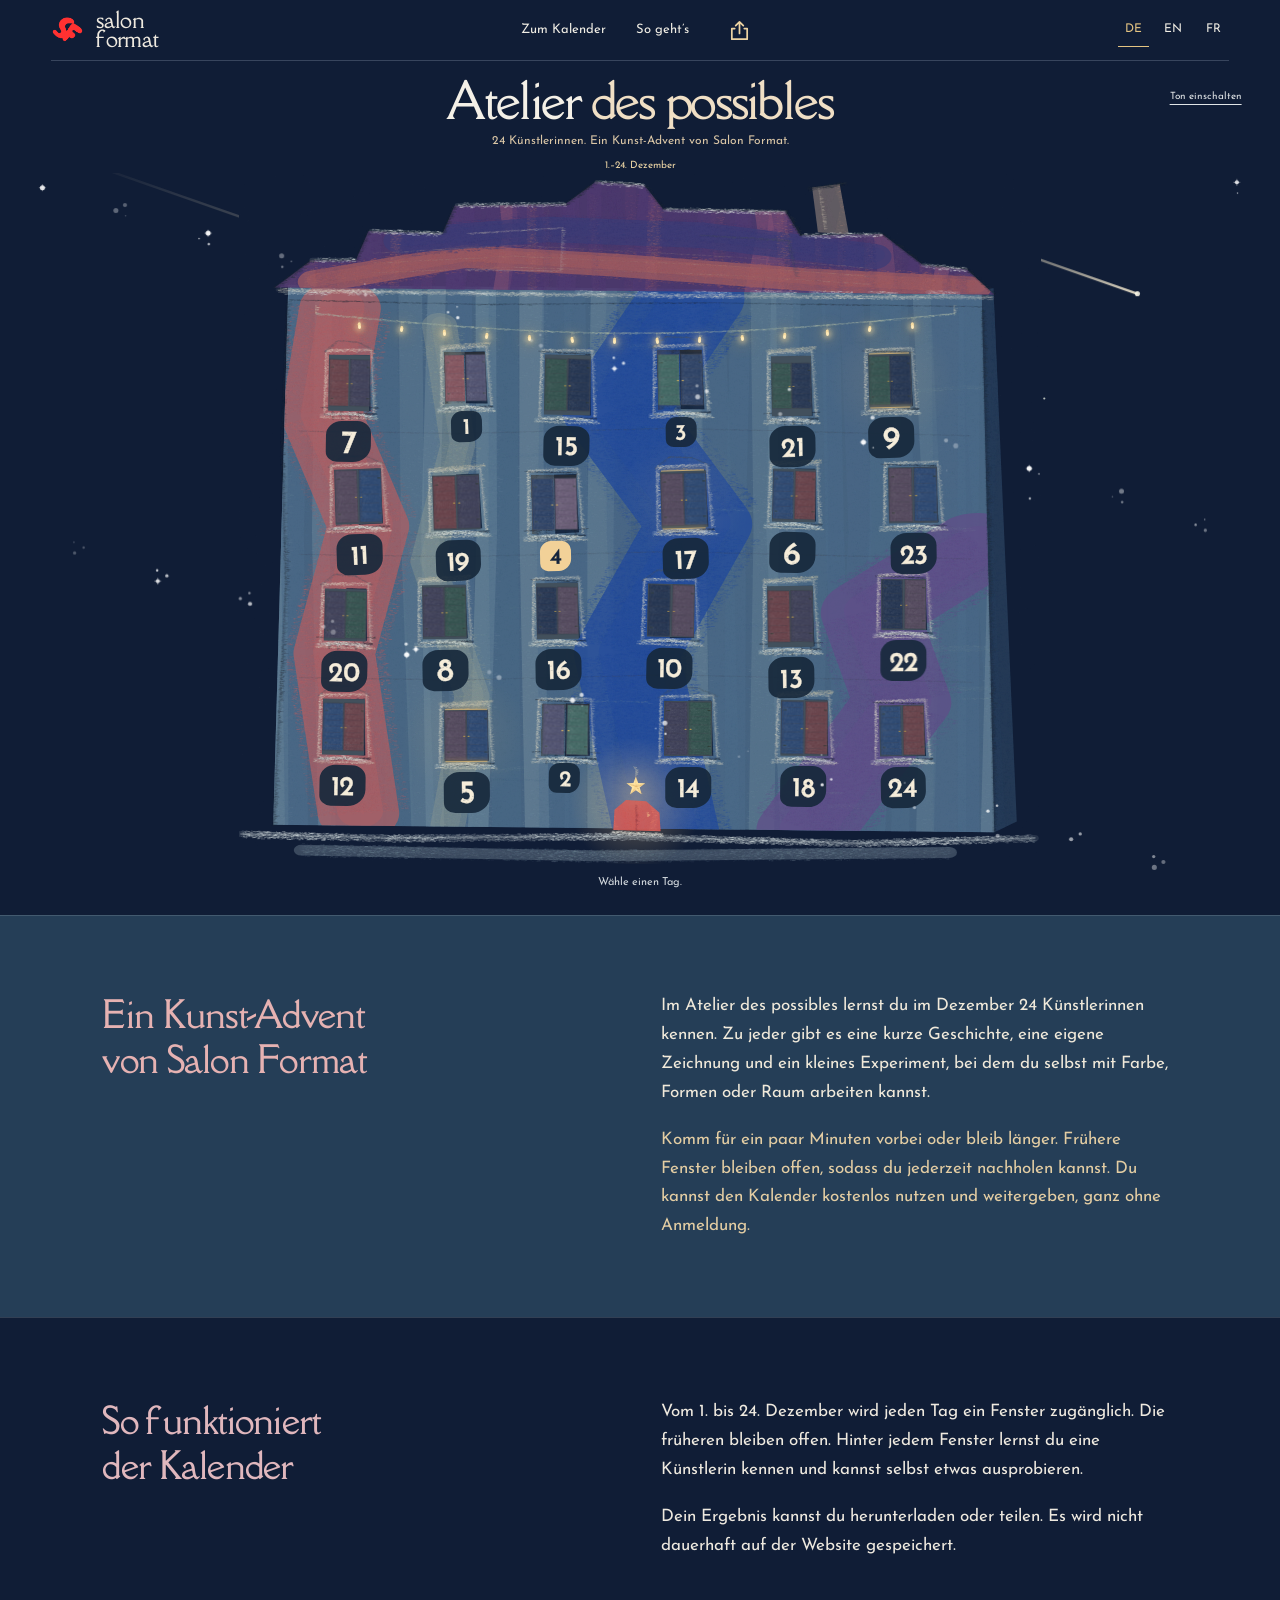
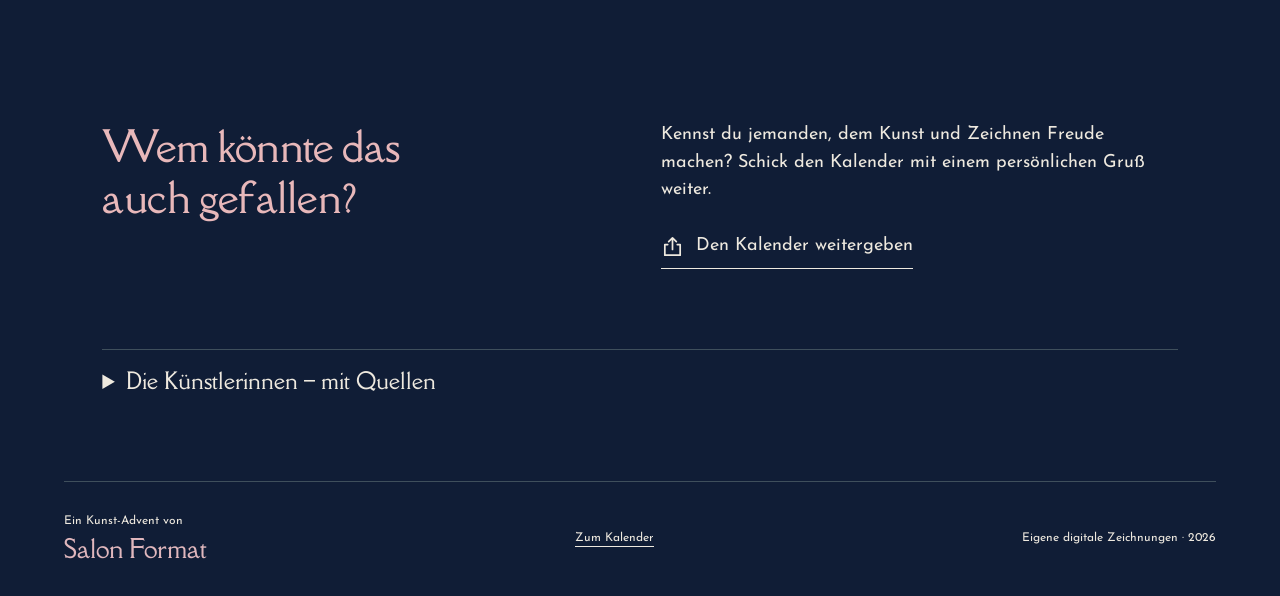
<file: index.html>
<!doctype html>
<html lang="de"><head>
<meta charset="utf-8"><meta name="viewport" content="width=device-width,initial-scale=1">
<title>Atelier des possibles — Salon Format</title>
<meta name="description" content="24 Künstlerinnen, kurze Geschichten und kleine Experimente mit Farbe, Form und Raum. Der kostenlose Kunst-Advent von Salon Format.">
<meta property="og:type" content="website"><meta property="og:title" content="Atelier des possibles — ein Kunst-Advent von Salon Format"><meta property="og:description" content="24 Künstlerinnen, kleine Experimente und ein gezeichnetes Haus. Kostenlos und ohne Anmeldung."><meta property="og:url" content="https://salonformat.github.io/ADVENT-web/"><meta property="og:image" content="https://salonformat.github.io/ADVENT-web/assets/advent-share.png"><meta name="twitter:card" content="summary_large_image">
<meta name="theme-color" content="#101d36">
<link rel="preload" href="assets/della-respira.ttf" as="font" type="font/ttf" crossorigin>
<link rel="preload" href="assets/josefin-sans.ttf" as="font" type="font/ttf" crossorigin>
<link rel="icon" href="assets/salon-mark.png"><link rel="stylesheet" href="style.css?v=40">
<script src="artists.js?v=40" defer></script><script src="content.js?v=40" defer></script><script src="illustrations.js?v=40" defer></script><script src="public-space.js?v=40" defer></script><script src="memory-room.js?v=40" defer></script><script src="exercises.js?v=40" defer></script><script src="atmosphere.js?v=40" defer></script><script src="night-house.js?v=40" defer></script><script src="app.js?v=40" defer></script>
<link rel="stylesheet" href="experience.css?v=40">
</head><body>
<a class="skip" href="#main">Zum Inhalt</a><header class="masthead"></header>
<main id="main"><noscript>Bitte aktiviere JavaScript, um die Türen zu öffnen. / Please enable JavaScript. / Veuillez activer JavaScript.</noscript></main>
<footer></footer><div class="toast" id="toast" role="status" aria-live="polite"></div>
</body></html>
</file>
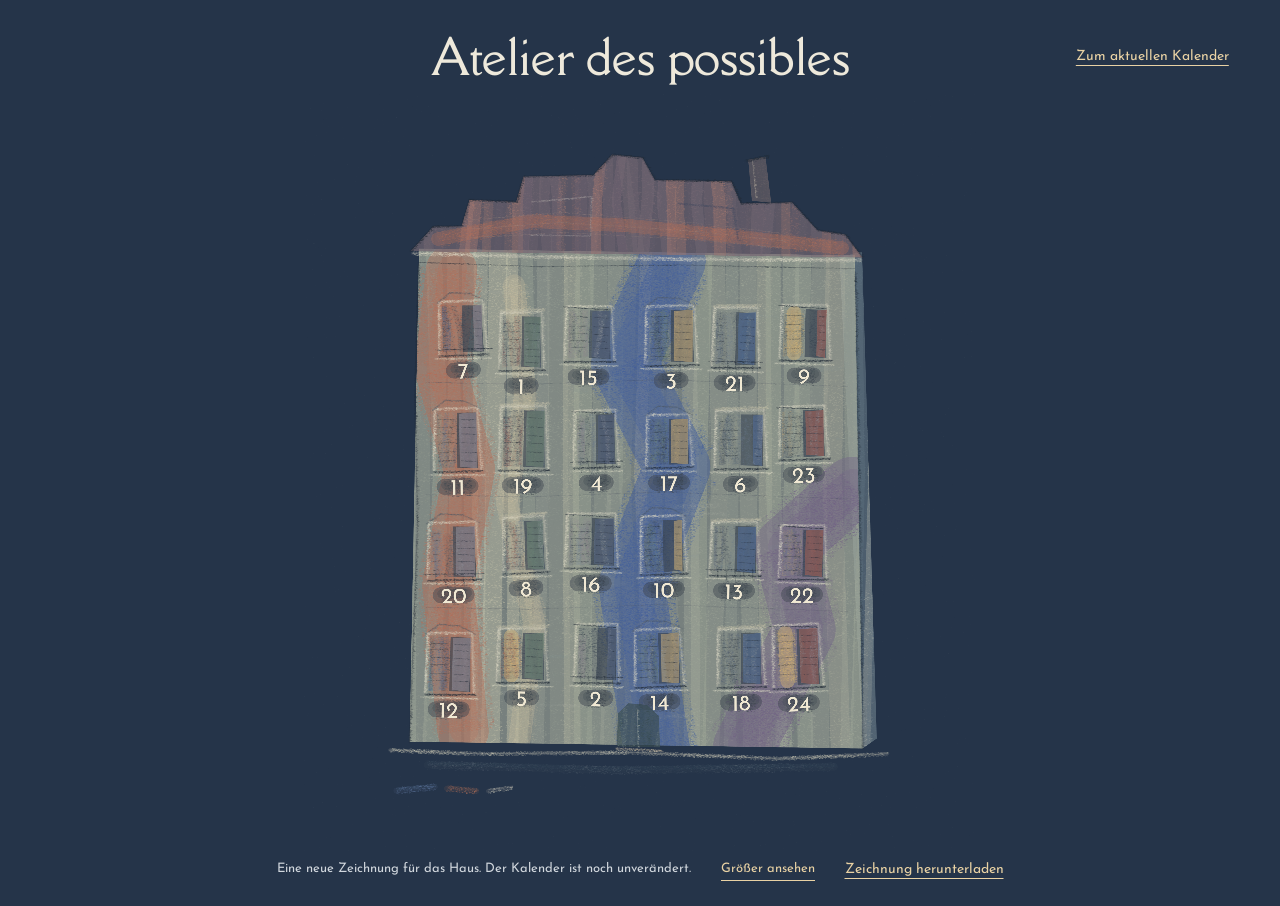
<file: studien/fassade.html>
<!doctype html><html lang="de"><head><meta charset="utf-8"><meta name="viewport" content="width=device-width,initial-scale=1"><title>Fassadenstudie — Atelier des possibles</title><style>
@font-face{font-family:Della;src:url('../assets/della-respira.ttf')}@font-face{font-family:Josefin;src:url('../assets/josefin-sans.ttf')}*{box-sizing:border-box}body{margin:0;background:#253449;color:#eee9db;font-family:Josefin,sans-serif}header{display:flex;justify-content:space-between;align-items:baseline;gap:20px;padding:24px 4vw 8px}h1{font:400 clamp(22px,3vw,33px) Della,serif;margin:0}a{color:#e9d2a4;text-underline-offset:5px;font-size:14px}figure{margin:0 auto;max-width:1100px;text-align:center}canvas{display:block;width:auto;max-width:100%;height:calc(100svh - 112px);min-height:430px;max-height:1200px;margin:auto;object-fit:contain}figcaption{display:flex;justify-content:center;gap:12px 30px;flex-wrap:wrap;padding:8px 20px 25px;font-size:13px;line-height:1.5;color:#d1d7dd}#download[hidden]{display:none}@media(max-width:600px){header{padding-top:20px;align-items:start}header a{max-width:100px;line-height:1.5;text-align:right;font-size:12px}canvas{min-height:0;height:auto;width:100%}figcaption{font-size:12px}}::selection{background:#bb836c;color:#172c42}button{font:inherit;color:#e9d2a4;border:0;border-bottom:1px solid currentColor;background:none;cursor:pointer;padding:0 0 2px}.zoomed canvas{width:100%;height:auto;max-height:none}.zoomed figure{max-width:1180px}button:focus-visible,a:focus-visible{outline:2px solid #e9d2a4;outline-offset:6px}
header{display:grid;grid-template-columns:1fr auto 1fr;align-items:center;padding-top:28px}header::before{content:""}header h1{font-size:clamp(27px,3.8vw,48px);text-align:center;line-height:1.2;color:#eee9db}header>a{justify-self:end;text-align:right;line-height:1.5}canvas{height:calc(100svh - 143px)}@media(max-width:600px){header{display:flex;flex-direction:column;align-items:center;gap:14px;padding:24px 20px 0}header::before{display:none}header>a{max-width:none;font-size:13px;text-align:center}header h1{font-size:clamp(27px,7.5vw,40px)}canvas{height:auto}}
</style></head><body><header><h1>Atelier des possibles</h1><a href="../?lang=de&preview=24">Zum aktuellen Kalender</a></header><main><figure><canvas id="drawing" width="2560" height="2880" role="img" aria-label="Eine unregelmäßig mit kräftigen Kreidestrichen gezeichnete Hausfassade in Ultramarin, Rostrot, Salbei und gebrochenem Weiß, mit 24 nummerierten Fenstern."></canvas><figcaption><span>Eine neue Zeichnung für das Haus. Der Kalender ist noch unverändert.</span><button id="zoom" type="button" aria-pressed="false">Größer ansehen</button><a id="download" hidden download="atelier-fassadenstudie.png">Zeichnung herunterladen</a></figcaption></figure></main><script src="fassade.js?v=4"></script></body></html>
</file>
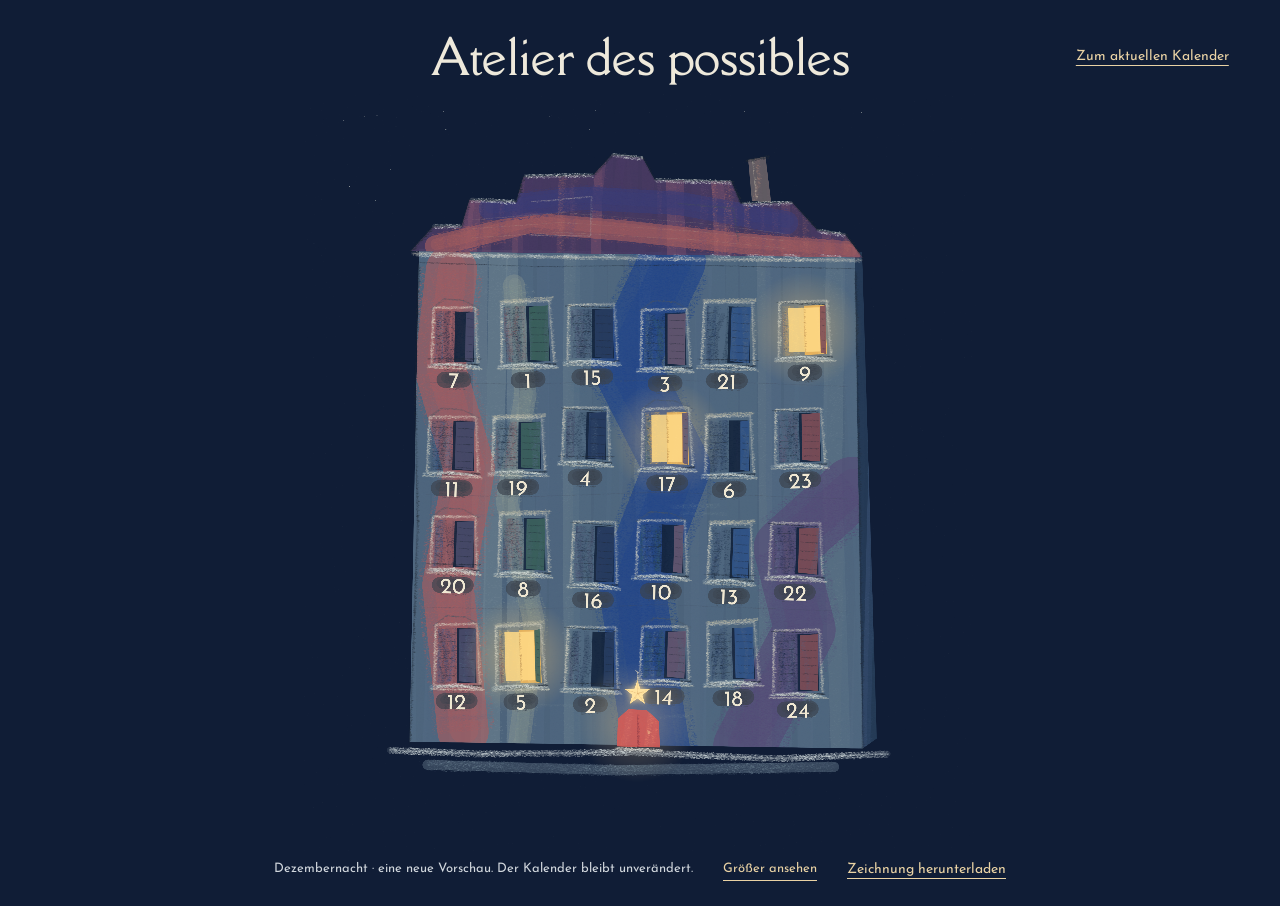
<file: studien/nacht.html>
<!doctype html><html lang="de"><head><meta charset="utf-8"><meta name="viewport" content="width=device-width,initial-scale=1"><title>Dezembernacht — Atelier des possibles</title><style>
@font-face{font-family:Della;src:url('../assets/della-respira.ttf')}@font-face{font-family:Josefin;src:url('../assets/josefin-sans.ttf')}*{box-sizing:border-box}body{margin:0;background:#101d36;color:#eee9db;font-family:Josefin,sans-serif}header{display:flex;justify-content:space-between;align-items:baseline;gap:20px;padding:24px 4vw 8px}h1{font:400 clamp(22px,3vw,33px) Della,serif;margin:0}a{color:#e9d2a4;text-underline-offset:5px;font-size:14px}figure{margin:0 auto;max-width:1100px;text-align:center}canvas{display:block;width:auto;max-width:100%;height:calc(100svh - 112px);min-height:430px;max-height:1200px;margin:auto;object-fit:contain}figcaption{display:flex;justify-content:center;gap:12px 30px;flex-wrap:wrap;padding:8px 20px 25px;font-size:13px;line-height:1.5;color:#d1d7dd}#download[hidden]{display:none}@media(max-width:600px){header{padding-top:20px;align-items:start}header a{max-width:100px;line-height:1.5;text-align:right;font-size:12px}canvas{min-height:0;height:auto;width:100%}figcaption{font-size:12px}}::selection{background:#bb836c;color:#172c42}button{font:inherit;color:#e9d2a4;border:0;border-bottom:1px solid currentColor;background:none;cursor:pointer;padding:0 0 2px}.zoomed canvas{width:100%;height:auto;max-height:none}.zoomed figure{max-width:1180px}button:focus-visible,a:focus-visible{outline:2px solid #e9d2a4;outline-offset:6px}
header{display:grid;grid-template-columns:1fr auto 1fr;align-items:center;padding-top:28px}header::before{content:""}header h1{font-size:clamp(27px,3.8vw,48px);text-align:center;line-height:1.2;color:#eee9db}header>a{justify-self:end;text-align:right;line-height:1.5}canvas{height:calc(100svh - 143px)}@media(max-width:600px){header{display:flex;flex-direction:column;align-items:center;gap:14px;padding:24px 20px 0}header::before{display:none}header>a{max-width:none;font-size:13px;text-align:center}header h1{font-size:clamp(27px,7.5vw,40px)}canvas{height:auto}}
.meteor{position:fixed;top:12%;left:8%;width:160px;height:2px;background:linear-gradient(90deg,transparent,#ffe5ac);opacity:0;pointer-events:none;transform:rotate(25deg);animation:meteor 19s linear infinite;z-index:2;box-shadow:8px 0 7px #ffe4a155}@keyframes meteor{0%,9%{opacity:0;transform:translate(0,0) rotate(25deg)}10%{opacity:.9}15%{opacity:0;transform:translate(55vw,24vw) rotate(25deg)}100%{opacity:0;transform:translate(55vw,24vw) rotate(25deg)}}@media(prefers-reduced-motion:reduce){.meteor{display:none}}
</style></head><body><div class="meteor" aria-hidden="true"></div><header><h1>Atelier des possibles</h1><a href="../?lang=de&preview=24">Zum aktuellen Kalender</a></header><main><figure><canvas id="drawing" width="2560" height="2880" role="img" aria-label="Eine unregelmäßig mit kräftigen Kreidestrichen gezeichnete Hausfassade in tiefem Nachtblau mit warmen Lichtfenstern, einer korallroten Tür, Papierstern und Schnee, mit 24 nummerierten Fenstern."></canvas><figcaption><span>Dezembernacht · eine neue Vorschau. Der Kalender bleibt unverändert.</span><button id="zoom" type="button" aria-pressed="false">Größer ansehen</button><a id="download" hidden download="atelier-fassadenstudie.png">Zeichnung herunterladen</a></figcaption></figure></main><script src="nacht.js?v=3"></script></body></html>
</file>
<file: style.css>
@font-face{font-family:'Della Respira';src:url('assets/della-respira.ttf') format('truetype');font-display:swap;font-weight:400}@font-face{font-family:'Josefin Sans';src:url('assets/josefin-sans.ttf') format('truetype');font-display:swap;font-weight:400}@font-face{font-family:'Josefin Sans';src:url('assets/josefin-sans-semibold.ttf') format('truetype');font-display:swap;font-weight:600}
:root{--pine:#173d38;--snow:#f4f7f3;--ink:#242827;--pink:#efb8bf;--gold:#dfb856;--wine:#a73a49;--blue:#3731d4;--line:#b9cbc2;--display:'Della Respira',Georgia,serif;--sans:'Josefin Sans',sans-serif}*{box-sizing:border-box}html{scroll-behavior:smooth;scroll-padding-top:20px;scrollbar-color:var(--gold) var(--pine)}body{margin:0;background:var(--pine);color:var(--snow);font:400 18px/1.55 var(--sans)}::selection{background:var(--gold);color:var(--ink)}button,input,textarea,select{font:inherit}button,a,input,textarea,select{-webkit-tap-highlight-color:transparent}button{cursor:pointer;color:inherit;background:none;border:0}button:disabled{opacity:.35;cursor:default}a{color:inherit;text-underline-offset:5px}a:hover{text-decoration-thickness:2px}button:focus-visible,a:focus-visible,input:focus-visible,select:focus-visible,textarea:focus-visible{outline:3px solid var(--gold);outline-offset:5px}h1,h2,h3,p,figure{margin:0}h1,h2,h3{font-family:var(--display);font-weight:400}p+p{margin-top:18px}svg{display:block;max-width:100%}svg path{stroke-linecap:round;stroke-linejoin:round}[hidden]{display:none!important}.skip{position:fixed;top:-90px;z-index:9;background:var(--gold);color:var(--ink);padding:12px}.skip:focus{top:0}.masthead{margin:0 5%;padding:24px 0;display:grid;grid-template-columns:1fr auto 1fr;gap:30px;align-items:center;border-bottom:1px solid #adc4b44d}.brand{display:flex;align-items:center;gap:12px;text-decoration:none;width:max-content}.brand img{width:38px;height:40px;object-fit:contain}.brand span{font:24px/.85 var(--display);letter-spacing:-.03em}.masthead nav{display:flex;gap:30px;align-items:center}.masthead nav a{font-size:14px;text-decoration:none}.masthead nav a:hover{text-decoration:underline}.languages{justify-self:end;display:flex;gap:9px;align-items:center}.languages button{font-size:12px;padding:7px 5px;min-width:31px;border-bottom:1px solid transparent}.languages button[aria-pressed=true]{color:var(--gold);border-bottom-color:var(--gold)}.intro{max-width:1400px;margin:auto;padding:48px 7% 35px;display:grid;grid-template-columns:1.25fr 1fr;gap:12%;align-items:end}.intro h1{font-size:clamp(42px,5.5vw,77px);line-height:1.02;letter-spacing:-.035em}.intro h1 em{font-style:normal;color:var(--pink)}.subtitle{font-size:17px;margin-top:22px;color:var(--gold)}.invitation{max-width:400px;font-size:17px}.text-link{display:inline-flex;align-items:center;gap:20px;margin-top:20px;padding:8px 0;border-bottom:1px solid;text-decoration:none;font-size:15px}.text-link svg,.button svg{width:29px;fill:none;stroke:currentColor;stroke-width:1.4;flex-shrink:0}.calendar{max-width:1260px;margin:auto;padding:0 5%}.calendar-meta{display:flex;justify-content:space-between;gap:20px;font-size:13px;color:var(--snow);padding:16px 0 0}.calendar-meta p{color:var(--gold)}.house{padding-top:6px;max-width:1060px;margin:0 auto}.roof{width:100%;height:auto;position:relative;z-index:1;overflow:visible}.house-body{background:#dce7df;color:var(--ink);margin:-9px 1.55% 0;padding:26px 5% 34px;position:relative;border:1.4px solid #242827;border-radius:1px 3px 2px 1px;isolation:isolate}.house-body:before{content:'';position:absolute;inset:7px 6px;border:1px solid #2428278c;pointer-events:none;transform:rotate(.13deg);z-index:-1}.house-name{font:clamp(17px,2.5vw,29px) var(--display);width:fit-content;max-width:100%;text-align:center;margin:0 auto 35px;padding:8px 20px;color:var(--pine);border-top:1px solid var(--pine);border-bottom:1px solid var(--pine);transform:rotate(-.5deg);overflow-wrap:anywhere}.windows{display:grid;grid-template-columns:repeat(6,minmax(0,1fr));gap:30px 23px}.door{display:flex;flex-direction:column;align-items:center;text-decoration:none;min-width:0;transform:rotate(var(--tilt));color:var(--ink);padding:0 0 2px;transition:transform .3s cubic-bezier(.16,1,.3,1)}.door:hover{transform:rotate(0) translateY(-3px)}.door:focus-visible{outline-color:var(--wine);outline-offset:6px}.window-picture{display:block;position:relative;width:100%;aspect-ratio:160/180;isolation:isolate}.window-art{position:absolute;inset:16% 16% 23%;overflow:hidden;background:var(--snow)}.window-art>svg{width:100%;height:100%;object-fit:cover}.window-frame{position:absolute;inset:0;width:100%;height:100%;pointer-events:none}.door-number{display:flex;align-items:center;justify-content:center;min-width:46px;min-height:42px;padding:1px 10px;background:#fff;color:#173d38;font:600 31px/1 var(--sans);font-variant-numeric:lining-nums tabular-nums;border:1px solid var(--pine);border-radius:2px 4px 2px 3px;margin-top:2px;box-shadow:1px 2px 3px #173d3810}.door:hover .door-number{background:var(--gold)}.house-base{height:15px;margin:29px -5% -18px}.house-base>path{vector-effect:non-scaling-stroke}.house-caption{text-align:center;font-size:13px;margin:21px 0 0;color:#c8d8cd}.idea{display:grid;grid-template-columns:1fr 1.2fr;gap:12%;padding:75px 8%;max-width:1400px;margin:auto}.idea h2,.post-section h2,.share-section h2{font-size:clamp(29px,3.2vw,42px);line-height:1.25;letter-spacing:-.02em;max-width:16ch}.idea h2{color:var(--pink)}.idea>div{max-width:560px}.post-section{padding:60px 8%;display:grid;grid-template-columns:1.15fr 1fr;gap:9%;align-items:center;background:#e6ede7;color:var(--pine)}.post-section h2{max-width:20ch;margin-bottom:20px}.post-section p{max-width:510px}.post-section .small{margin-top:17px}.button{display:inline-flex;align-items:center;justify-content:center;gap:20px;padding:14px 20px;min-height:48px;background:var(--gold);color:var(--ink);font-size:15px;line-height:1.3;text-decoration:none;border:1px solid transparent;transition:background .2s}.button:hover{background:var(--pink)}.button.secondary{background:transparent;border-color:var(--pine);color:var(--pine)}.post-section .button{margin-top:25px}.post-drawing{transform:rotate(-5deg);max-width:420px;width:100%;justify-self:center;padding:10px}.share-section{display:grid;grid-template-columns:1fr 1.2fr;gap:12%;padding:70px 8%;max-width:1400px;margin:auto}.share-section h2{color:var(--pink)}.share-section>div{max-width:520px}.directory{margin:0 8% 65px;max-width:1200px}.directory summary{font:24px var(--display);cursor:pointer;padding:15px 0;border-top:1px solid #adc4b44d}.directory details>p{max-width:650px;font-size:15px;margin:20px 0}.directory ol{list-style:none;display:grid;grid-template-columns:repeat(3,minmax(0,1fr));padding:0;gap:10px 30px}.directory li a{display:flex;align-items:baseline;gap:14px;font-size:15px;text-decoration:none;padding:8px 0}.directory li span{color:var(--gold);min-width:22px}.directory li i{font-style:normal;color:var(--pink)}footer{border-top:1px solid #adc4b44d;margin:0 5%;padding:30px 0;display:flex;justify-content:space-between;gap:25px;align-items:center;font-size:12px}footer>div{flex-shrink:0}footer>div a{font:25px var(--display);text-decoration:none;color:var(--pink)}footer .independent{max-width:300px;font-size:12px;color:#ccdad1}.small{font-size:13px;line-height:1.5}.toast{position:absolute;width:1px;height:1px;overflow:hidden;clip-path:inset(50%)}#atelier,.mail-page,.share-page{background:var(--snow);color:var(--ink)}.back{display:inline-block;font-size:14px;padding:7px 0;border-bottom:1px solid;text-decoration:none;margin-bottom:32px;color:var(--pine)}.atelier-top{padding:30px 7% 40px;max-width:1400px;margin:auto}.artist-heading{display:grid;grid-template-columns:minmax(0,1fr) auto;gap:35px;align-items:center}.artist-heading h1{font-size:clamp(35px,4.9vw,65px);line-height:1.18;letter-spacing:-.03em;overflow-wrap:anywhere;max-width:20ch}.artist-date{color:var(--wine);font-size:14px;margin-bottom:14px}.day-mark{font:600 54px/1 var(--sans);color:var(--pine);font-variant-numeric:lining-nums;padding:14px;border:1px solid var(--pine);min-width:86px;min-height:86px;display:flex;align-items:center;justify-content:center}.artist-story{display:grid;grid-template-columns:1fr 1fr;gap:8%;padding:42px 8%;background:#e5ece6}.artist-story article{max-width:580px}.artist-story h2,.experiment h2{font-size:31px;line-height:1.3;margin-bottom:20px}.artist-story article>p{font-size:18px;line-height:1.6}.source-link{display:inline-block;font-size:13px;margin-top:23px;color:var(--pine)}.artist-story article .mak-note{font-size:12px;margin-top:15px;line-height:1.5;max-width:55ch}.artist-figure{align-self:center;min-width:0;max-width:520px}.artist-figure>div{width:100%}.artist-figure svg{display:block;width:100%;height:auto}.artist-figure figcaption{font-size:14px;padding-top:14px;line-height:1.45}.artist-figure figcaption span{display:block;font-size:12px;color:var(--pine);margin-top:6px}.experiment{padding:50px 8% 55px;display:grid;grid-template-columns:.8fr 1.2fr;gap:8%;max-width:1500px;margin:auto}.experiment-copy>p{max-width:460px}.experiment-copy .small{margin-top:26px;color:var(--pine)}.interactive{min-width:0}.exercise-stage{width:100%;position:relative;background:#edf2ef;overflow:hidden}.exercise-stage>svg{width:100%;height:auto}.exercise-stage svg text{pointer-events:none}.rhythm-grid,.stamp-grid{position:absolute;inset:0;display:grid;grid-template-columns:repeat(3,1fr);grid-template-rows:repeat(3,1fr)}.rhythm-grid button,.stamp-grid button{min-height:44px;background:transparent;position:relative}.rhythm-grid button:hover,.stamp-grid button:hover{background:#dfb85620}.rhythm-grid button:focus-visible,.stamp-grid button:focus-visible{outline:2px solid var(--pine);outline-offset:-4px}.stamp-grid button{cursor:crosshair}.exercise-controls{display:flex;flex-wrap:wrap;align-items:start;gap:17px 20px;margin-top:22px}.range-control{display:flex;flex-direction:column;width:100%;gap:6px;font-size:14px;line-height:1.4}.range-control>span{display:flex;justify-content:space-between;gap:10px}.range-control output{font-variant-numeric:tabular-nums}.range-control input{width:100%;accent-color:var(--pine);min-height:30px;margin:0;cursor:pointer}.select-control,.field-control{display:flex;flex-direction:column;gap:7px;flex:1 1 120px;min-width:0;font-size:14px}.select-control select,.field-control input{width:100%;min-height:43px;border:1px solid #9eafa4;background:#fff;color:var(--ink);padding:8px 10px;max-width:100%;border-radius:0;caret-color:var(--pine)}.field-control{flex-basis:100%}.check-control{display:flex;gap:10px;align-items:center;font-size:14px;line-height:1.35;min-height:35px}.check-control input{width:19px;height:19px;accent-color:var(--pine);flex-shrink:0}.swatches{display:flex;gap:13px;flex-wrap:wrap}.swatches button{background:var(--swatch);width:36px;height:36px;border:1px solid var(--ink);border-radius:50%}.swatches button[aria-pressed=true]{outline:2px solid var(--pine);outline-offset:4px}.small-button{font-size:14px;padding:9px 0;border-bottom:1px solid var(--pine);color:var(--pine);min-height:40px}.seams{display:grid;grid-template-columns:repeat(3,1fr);gap:9px 16px;width:100%}.memory-hidden{min-height:250px;aspect-ratio:4/3;display:flex;align-items:center;justify-content:center;background:var(--pine);color:var(--gold);font:80px var(--display)}.memory-question{border:0;padding:0;margin:0;width:100%;display:flex;gap:12px;flex-wrap:wrap}.memory-question legend{padding:15px 0;font-size:16px}.feedback{font-size:14px;color:var(--pine);width:100%;margin-top:10px}.room-controls{display:grid;grid-template-columns:repeat(4,1fr);width:100%;max-width:340px;gap:8px}.room-controls button{min-height:44px;border:1px solid var(--pine);background:#fff}.room-controls button[aria-pressed=true]{background:var(--gold)}.kitchen-order{width:100%}.kitchen-order>div{display:flex;align-items:center;gap:12px;padding:7px 0;border-bottom:1px solid var(--line);font-size:14px}.kitchen-order>div span{flex:1}.kitchen-order button{width:38px;height:35px;border:1px solid var(--line);color:var(--pine);font-size:19px}.story-output{padding:18px 22px;background:#fff;font:23px/1.5 var(--display);overflow-wrap:anywhere}.drawing-board{display:block;width:100%;height:auto;aspect-ratio:4/3;touch-action:none;cursor:crosshair}.line-count{font-variant-numeric:tabular-nums;font-size:14px}.result-actions{display:flex;flex-wrap:wrap;gap:12px;margin-top:28px;align-items:center}.reset-button{font-size:13px;text-decoration:underline;text-underline-offset:5px;min-height:40px;padding:4px 0;color:var(--pine)}.work-status{font-size:14px;line-height:1.5;min-height:22px;margin-top:15px;color:var(--wine)}.share-fallback{padding-top:18px;border-top:1px solid var(--line);font-size:14px}.share-fallback input{display:block;width:100%;padding:10px;background:#fff;border:1px solid var(--line);font-size:13px;margin-top:15px;color:var(--pine)}.atelier-end{margin:0 8%;padding:25px 0 40px;border-top:1px solid var(--line);display:flex;align-items:center;justify-content:space-between;gap:20px;font-size:14px;color:var(--pine)}.mail-page,.share-page{padding:35px 8% 65px;min-height:70vh}.mail-page>h1,.share-page>h1{font-size:clamp(34px,4vw,52px);line-height:1.2;max-width:21ch;margin-bottom:25px}.mail-paper{max-width:640px;margin:35px auto;padding:40px;background:white;border:1px solid var(--line)}.mail-brand{font:25px var(--display);color:var(--pine)}.mail-date{font-size:13px;color:var(--wine);margin-top:23px}.mail-paper h2{font-size:30px;line-height:1.3;margin:20px 0}.mail-art{max-width:280px;margin:25px auto}.mail-art svg{width:100%;height:auto}.mail-paper .button{margin:25px 0}.mail-paper .small{border-top:1px solid var(--line);padding-top:20px;margin-top:25px}.flow-note{max-width:640px;margin:20px auto}.share-form{max-width:680px;margin-top:30px}.share-form label{display:block;margin-bottom:10px}.share-form textarea{display:block;width:100%;min-height:180px;resize:vertical;padding:18px;background:#fff;border:1px solid var(--line);border-radius:0;caret-color:var(--pine);color:var(--ink)}.share-form .button{margin-top:22px}.share-form .small{margin-top:18px}
@media(min-width:1600px){.intro{padding-top:60px}.windows{gap:36px 30px}}
@media(max-width:950px){.masthead{gap:20px}.masthead nav{gap:20px}.intro{gap:8%;padding-left:6%;padding-right:6%}.intro h1{font-size:58px}.windows{gap:22px 16px}.house-body{padding-left:4%;padding-right:4%}.house-name{margin-bottom:26px}.door-number{font-size:29px;min-height:40px;min-width:43px}.artist-story,.experiment{gap:6%;padding-left:6%;padding-right:6%}.artist-story h2,.experiment h2{font-size:28px}.idea,.share-section{gap:8%;padding-left:7%;padding-right:7%}.directory ol{grid-template-columns:repeat(2,minmax(0,1fr))}.artist-heading h1{font-size:47px}}
@media(max-width:650px){body{font-size:17px}.masthead{margin:0 5%;padding:21px 0;grid-template-columns:1fr auto;gap:18px}.masthead nav{grid-column:1/-1;grid-row:2;justify-content:space-between;gap:15px}.masthead nav a{font-size:14px}.languages{grid-column:2;grid-row:1}.brand span{font-size:22px}.brand img{width:32px;height:34px}.intro{padding:34px 6% 22px;grid-template-columns:1fr;gap:23px}.intro h1{font-size:49px;line-height:1.06}.subtitle{font-size:16px;line-height:1.5;margin-top:18px}.invitation{font-size:16px;max-width:100%}.text-link{font-size:14px;margin-top:14px}.calendar{padding:0 3%}.calendar-meta{padding:15px 3% 8px;flex-direction:column;gap:4px;font-size:12px}.house-body{padding:20px 4% 25px;margin-top:-6px}.house-name{font-size:18px;padding:8px 7px;margin-bottom:27px}.windows{grid-template-columns:repeat(4,minmax(0,1fr));gap:23px 14px}.door-number{font-size:29px;min-width:43px;min-height:40px;padding:2px 7px}.window-picture{aspect-ratio:150/180}.house-body:before{inset:5px 4px}.house-caption{font-size:12px;margin:20px 6% 0}.house-base{margin-top:25px}.idea,.share-section,.post-section{grid-template-columns:1fr;padding:43px 7%;gap:26px}.idea h2,.post-section h2,.share-section h2{font-size:31px;max-width:20ch}.post-drawing{width:76%;max-width:300px}.directory{margin:0 7% 45px}.directory summary{font-size:21px;line-height:1.4}.directory ol{grid-template-columns:1fr;gap:2px}.directory li a{font-size:15px}.directory li span{font-size:14px}footer{align-items:start;flex-wrap:wrap;padding:25px 0;font-size:12px;gap:20px}footer .independent{max-width:100%}.atelier-top{padding:25px 7% 30px}.artist-heading{gap:20px;align-items:start}.artist-heading h1{font-size:35px;line-height:1.2}.artist-date{font-size:12px;line-height:1.5;margin-bottom:12px}.day-mark{font-size:30px;min-width:51px;min-height:51px;padding:8px}.back{margin-bottom:28px;font-size:13px}.artist-story{grid-template-columns:1fr;padding:32px 7%;gap:29px}.artist-story h2,.experiment h2{font-size:27px}.artist-story article>p{font-size:17px;line-height:1.6}.artist-figure{max-width:430px;width:100%;justify-self:center}.artist-figure figcaption{font-size:13px}.experiment{grid-template-columns:1fr;padding:35px 7%;gap:28px}.experiment-copy .small{margin-top:18px}.result-actions{gap:12px}.result-actions .button{flex:1 1 130px;font-size:14px;padding:13px 12px;min-height:48px}.reset-button{flex-basis:100%;text-align:left}.seams{gap:6px 12px}.seams .check-control{font-size:13px}.atelier-end{margin:0 7%;font-size:13px;gap:15px}.artist-story :focus-visible,.experiment :focus-visible,.mail-page :focus-visible,.share-page :focus-visible{outline-color:var(--pine)}.mail-page,.share-page{padding:26px 7% 45px}.mail-page>h1,.share-page>h1{font-size:33px}.mail-paper{padding:25px 22px}.mail-paper h2{font-size:27px}.mail-paper p{font-size:16px}.mail-paper .small,.flow-note.small{font-size:12px}.flow-note{font-size:15px}.small{font-size:13px}}
@media(max-width:360px){.windows{gap:20px 8px}.door-number{min-width:39px;font-size:27px}.intro h1{font-size:44px}.house-name{font-size:16px}.artist-heading{gap:12px}.artist-heading h1{font-size:31px}}
@media(prefers-reduced-motion:reduce){html{scroll-behavior:auto}*,*:before,*:after{transition:none!important;animation:none!important}}

.preview-toggle{display:inline-block;font-size:12px;margin-top:12px;color:#e1c87d}.preview-controls{display:flex;flex-wrap:wrap;align-items:center;gap:12px 24px;padding:16px 0;font-size:13px;color:var(--gold)}.preview-controls label{display:flex;align-items:center;gap:12px}.preview-controls select{padding:6px 10px;background:var(--snow);color:var(--pine);border:1px solid var(--gold)}.door.locked:hover{transform:rotate(var(--tilt))}.door.locked .door-number{background:#eaf0e9}.window-light{position:absolute;width:6px;height:6px;bottom:11%;left:48%;background:var(--gold);border:1px solid #72552d;border-radius:50%}.door.available:hover .window-art{box-shadow:0 5px 14px #dfb85670}.door.opened .window-art{background:#f8edc8}.source-details{margin-top:24px;font-size:14px;color:var(--pine)}.source-details summary{cursor:pointer;text-decoration:underline;text-underline-offset:5px}.source-details p{margin-top:14px}.source-details .source-link{margin-top:12px}.why{padding-bottom:15px}.masthead nav{flex-wrap:wrap}.house-name:before,.house-name:after{content:'✧';font-size:.7em;color:#7e5d25;display:inline-block;margin:0 10px}.available .door-number{border-bottom:3px solid #a57a34}

::view-transition-old(root){animation:atelier-out .16s ease-in both}::view-transition-new(root){animation:atelier-in .42s cubic-bezier(.16,1,.3,1) both}@keyframes atelier-out{to{opacity:0}}@keyframes atelier-in{from{opacity:0;clip-path:inset(2% 0 0)}to{opacity:1;clip-path:inset(0)}}

.artist-story{display:block;padding-top:32px;padding-bottom:32px}.artist-story article{max-width:76ch}.artist-story article>p{max-width:70ch}.drawing-credit{color:var(--pine);margin-top:12px;max-width:60ch}.experiment{padding-top:40px}

.house-name:before,.house-name:after{content:none}
</file>
<file: experience.css>
/* The winter paper theatre: original linework, a single inhabited house, a quiet night. */
:root{--night:#142f34;--pine:#173d38;--snow:#f3f3ea;--night-text:#e9e9df;--gold:#e4c17d;--pink:#d6b0bc}
body{background:var(--night);color:var(--night-text)}.masthead{position:relative;z-index:3;padding:20px 0;margin:0 4%;border-bottom-color:#bdcdc22b;grid-template-columns:1fr auto 1fr}.brand img{width:33px;height:35px}.brand span{font-size:22px}.masthead nav a{font-size:13px}.languages button{font-size:12px}.experience-cover{position:relative;display:grid;grid-template-columns:minmax(270px,.8fr) minmax(0,1.55fr);align-items:center;max-width:1600px;margin:0 auto;min-height:calc(100svh - 83px);padding:14px 4% 25px;isolation:isolate}.experience-cover:before{content:'';position:absolute;inset:0 -4vw;z-index:-2;pointer-events:none;background:radial-gradient(ellipse at 72% 66%,#788b6b24 0,transparent 58%),linear-gradient(180deg,#142f34,#142f34 70%,#1b393c)}.intro{display:block;margin:0;padding:0 0 0 4%;align-self:center;max-width:430px;position:relative;z-index:2}.intro h1{font-size:clamp(43px,4.7vw,72px);line-height:1.15;letter-spacing:-.035em}.intro h1 em{color:var(--pink)}.subtitle{font-size:17px;line-height:1.5;color:var(--gold);max-width:26ch;margin-top:25px}.invitation{font-size:16px;line-height:1.65;max-width:30ch;margin-top:25px}.intro .text-link{font-size:14px;color:var(--snow);gap:15px;line-height:1.4;margin-top:24px;padding-bottom:10px}.cover-note{font-size:11px;line-height:1.6;color:#bacdc6;margin-top:22px!important;max-width:30ch}.cover-controls{display:flex;flex-wrap:wrap;gap:12px 20px;margin-top:52px}.cover-controls button{font-size:11px;padding:8px 0;text-decoration:underline;text-underline-offset:5px;color:#c5d5ca;min-height:36px}.cover-controls button:hover{color:var(--gold)}.calendar{width:100%;padding:0;max-width:none;margin:0;min-width:0;position:relative}.calendar-meta{font-size:11px;justify-content:center;gap:13px;padding:5px 10px 0;position:relative;z-index:2;flex-wrap:wrap}.calendar-meta span{color:var(--gold)}.calendar-meta p{color:#c5d4ca;max-width:40ch}.scene-stage{position:relative;isolation:isolate;padding:25px 11% 50px;perspective:1600px;overflow:clip;min-height:490px}.night-sky{position:absolute;inset:0;z-index:-3;pointer-events:none}.sky-ornaments{width:100%;height:100%;object-fit:contain}.house-plane{position:relative;z-index:0;transform-origin:50% 75%;transition:transform .75s cubic-bezier(.16,1,.3,1)}.house{width:100%;max-width:560px;padding:0;margin:0 auto;filter:drop-shadow(12px 20px 18px #041e2760)}.roof{height:auto;position:relative;z-index:2}.house-body{background:#d9e2d9;padding:13px 5.5% 0;margin:-10px 1.55% 0;box-shadow:inset 12px 0 20px #173d3817,inset -4px 0 0 #81988b;overflow:visible}.house-body:before{inset:5px 5px 0;z-index:-1;border-color:#243f3777}.house-name{font-size:clamp(15px,1.55vw,22px);line-height:1.4;padding:5px 7px;margin-bottom:20px;letter-spacing:-.025em;max-width:100%;border-color:#294d4470}.windows{grid-template-columns:repeat(6,minmax(0,1fr));gap:15px 14px}.door{transition:transform .3s ease;perspective:500px;padding-bottom:1px}.door:hover{transform:rotate(0)}.window-picture{aspect-ratio:160/175;perspective:450px}.window-recess{position:absolute;inset:15% 15% 23%;display:block;background:#e9bd73;box-shadow:inset 3px 4px 5px #3b332c80;perspective:450px;overflow:visible}.window-art{inset:0;background:radial-gradient(ellipse at 50% 75%,#f2d79e,#bd8b57);overflow:hidden;box-shadow:inset 0 2px 7px #34372d70}.window-art>svg{width:100%;height:100%;object-fit:cover}.shutter{position:absolute;top:0;bottom:0;width:50%;display:block;backface-visibility:hidden;transition:transform .65s cubic-bezier(.16,1,.3,1);transform-style:preserve-3d;z-index:2}.shutter svg{height:100%;width:100%}.shutter-left{left:0;transform-origin:0 50%}.shutter-right{right:0;transform-origin:100% 50%}.door.available:hover .shutter-left,.door.available:focus-visible .shutter-left{transform:rotateY(-24deg)}.door.available:hover .shutter-right,.door.available:focus-visible .shutter-right{transform:rotateY(24deg)}.door.opened .shutter-left{transform:rotateY(-108deg)}.door.opened .shutter-right{transform:rotateY(108deg)}.door.opened:hover .shutter-left{transform:rotateY(-112deg)}.door.opened:hover .shutter-right{transform:rotateY(112deg)}.door.available:hover .window-art{box-shadow:inset 0 2px 6px #34372d50}.door-number{font-size:26px;line-height:1;min-width:36px;min-height:32px;padding:2px 6px;background:#edf0e7;margin-top:0;border-color:#315147;border-width:.8px;box-shadow:none}.door.locked .door-number{background:#dce5dc;color:#315147}.door.available .door-number{border-bottom:2px solid #ae8650}.door.today .door-number{background:#e8c88c;color:#203a34;border-color:#203a34}.door:hover .door-number{background:#e8c88c}.house-entrance{width:100%;height:auto;margin-top:12px}.house-base{height:7px;margin:0 -5% -3px;width:110%;max-width:110%}.house-caption{font-size:11px;line-height:1.4;margin:0 11%;color:#c0d1c6;text-align:center}.winter-ground{position:absolute;bottom:14px;left:0;right:0;height:90px;z-index:-1;pointer-events:none}.winter-ground svg{width:100%;height:100%}.winter-tree{position:absolute;z-index:1;bottom:18px;left:1.5%;width:18%;max-width:128px;height:auto;pointer-events:none;filter:drop-shadow(4px 7px 4px #172e3140)}.snowfall{position:absolute;inset:0;width:100%;height:100%;pointer-events:none;z-index:2;opacity:.65}.preview-toggle{display:block;width:max-content;margin:16px auto 0;font-size:10px;color:#bdcfc4}.preview-controls{justify-content:center;font-size:11px;padding:12px 6% 0;gap:8px 17px;margin:0}.preview-controls select{min-height:30px;font-size:12px;padding:3px 8px;background:#cfded3}.preview-controls strong{font-weight:400;color:#e8c88c}.idea{padding:80px 8%;border-top:1px solid #adc4b42b;gap:12%}.idea.why{padding-top:76px;padding-bottom:76px}.idea h2{font-size:36px;max-width:14ch}.idea p{font-size:17px;line-height:1.7}.post-section{background:#dce5db;padding-top:70px;padding-bottom:70px}.share-section{padding-top:80px;padding-bottom:80px}.directory{margin-bottom:70px}.directory summary{font-size:22px}.artist-story{background:#e2e8df;padding:30px 7%}.artist-story article{max-width:76ch}.artist-story h2{font-size:27px;margin-bottom:14px}.artist-story article>p{font-size:17px;line-height:1.7}.atelier-top{padding-top:24px;padding-bottom:29px}.artist-heading h1{font-size:clamp(35px,4.7vw,64px)}.artist-date{font-size:12px}.day-mark{font-size:42px;min-height:68px;min-width:68px}.experiment{padding:42px 7% 52px;grid-template-columns:.8fr 1.2fr;gap:9%}.experiment h2{font-size:29px}.exercise-stage{border:1px solid #98ad9d66;background:#edf1e9}.source-details{margin-top:17px}.entrance-layer{position:fixed;inset:0;z-index:100;pointer-events:none;isolation:isolate}.entrance-shade{position:absolute;inset:0;background:#102c32f5;opacity:0}.entrance-window{position:absolute;transform-origin:center;perspective:500px;background:#e8c88c;box-shadow:0 12px 40px #091e2960;border:1px solid #d6bd87}.entrance-art{position:absolute;inset:0;overflow:hidden}.entrance-art svg{width:100%;height:100%;object-fit:cover}.entering-room{cursor:progress}.entering-room .scene-stage{pointer-events:none}::view-transition-old(root),::view-transition-new(root){animation:none}
@media(min-width:1500px){.house{max-width:610px}.scene-stage{padding-top:20px;padding-bottom:65px}.intro{max-width:470px}.intro h1{font-size:77px}.winter-tree{max-width:145px}.experience-cover{padding-top:20px;padding-bottom:35px}}
@media(min-width:901px) and (max-height:800px){.house{max-width:470px}.scene-stage{padding-top:10px;padding-bottom:43px}.house-name{margin-bottom:13px;font-size:17px}.windows{gap:10px 13px}.door-number{font-size:24px;min-height:28px;min-width:32px}.house-body{padding-top:10px}.experience-cover{padding-top:12px;padding-bottom:18px}.cover-controls{margin-top:30px}.winter-tree{max-width:100px}.calendar-meta{font-size:10px}.intro h1{font-size:clamp(43px,4.6vw,64px)}}
@media(max-width:1100px) and (min-width:901px){.experience-cover{grid-template-columns:.85fr 1.4fr;padding-left:3%;padding-right:3%}.intro{padding-left:3%}.intro h1{font-size:48px}.scene-stage{padding-left:7%;padding-right:7%}.windows{gap:12px 9px}.door-number{font-size:24px}.house-name{font-size:17px}.invitation{font-size:15px}.cover-note{font-size:10px}.winter-tree{left:0;width:16%}}
@media(max-width:900px){.experience-cover{display:block;padding:35px 0 25px;min-height:0}.intro{padding:0 7%;max-width:650px;margin:0 auto}.intro h1{font-size:clamp(44px,7.8vw,67px);line-height:1.1}.intro h1 br{display:none}.intro h1 em{display:block}.subtitle{max-width:100%;margin-top:20px;font-size:16px}.invitation{max-width:43ch;margin-top:17px;font-size:16px;line-height:1.6}.intro .text-link{margin-top:16px}.cover-note{max-width:100%;margin-top:15px!important}.cover-controls{margin-top:18px;gap:20px}.calendar{margin-top:30px}.calendar-meta{font-size:11px;padding:0 7%;justify-content:flex-start;gap:6px 15px;max-width:650px;margin:auto}.scene-stage{padding:12px 10% 50px;max-width:760px;margin:auto;min-height:0}.house{max-width:540px}.house-name{font-size:20px}.winter-tree{max-width:115px;left:2%}.preview-controls{padding-top:16px}.idea,.idea.why{padding:50px 7%;gap:28px}.idea h2{font-size:32px}.idea p{font-size:16px}.house-caption{margin:0 8%;font-size:11px}.masthead nav{gap:22px}.masthead nav a{font-size:12px}.experiment{gap:7%}}
@media(max-width:650px){.masthead{padding:18px 0;gap:18px;grid-template-columns:1fr auto}.masthead nav{margin-top:4px;justify-content:flex-start;gap:24px}.masthead nav a{font-size:12px}.brand span{font-size:21px}.experience-cover{padding-top:29px}.intro h1{font-size:45px;max-width:12ch;line-height:1.1}.subtitle{font-size:15px;max-width:28ch}.invitation{font-size:15px;margin-top:17px}.cover-controls{gap:22px;margin-top:16px}.cover-controls button{font-size:11px}.calendar{margin-top:27px}.calendar-meta{font-size:10px;gap:4px;flex-direction:column}.scene-stage{padding:8px 6.5% 43px}.house{max-width:440px}.house-name{font-size:17px;padding:5px 0;margin-bottom:18px}.house-body{padding:14px 4.5% 0;margin-top:-6px}.windows{grid-template-columns:repeat(4,minmax(0,1fr));gap:18px 14px}.window-picture{aspect-ratio:160/165}.door-number{font-size:27px;min-width:36px;min-height:32px;margin-top:1px}.house-entrance{margin-top:14px}.house-caption{font-size:10px;max-width:32ch;margin:0 auto}.winter-tree{left:0;width:16%;max-width:75px;bottom:16px}.winter-ground{height:67px;bottom:12px}.sky-ornaments{object-fit:cover;opacity:.75}.snowfall{opacity:.5}.preview-toggle{margin-top:15px;font-size:10px}.preview-controls{gap:8px 15px;padding:15px 7% 0}.idea,.idea.why{display:block;padding:44px 7%}.idea h2{font-size:29px;max-width:100%;margin-bottom:24px}.idea p{font-size:16px}.post-section,.share-section{padding:44px 7%}.post-section h2,.share-section h2{font-size:29px}.directory{margin-bottom:45px}.artist-heading h1{font-size:35px}.day-mark{font-size:30px;min-height:49px;min-width:49px}.artist-story{padding:27px 7%}.artist-story h2{font-size:25px}.artist-story article>p{font-size:16px;line-height:1.7}.experiment{display:grid;grid-template-columns:1fr;padding:31px 7% 42px;gap:26px}.experiment-copy>p{font-size:16px}.experiment h2{font-size:26px}.source-details{font-size:13px}.atelier-top{padding:24px 7% 28px}.drawing-credit{font-size:11px}.result-actions{margin-top:20px}.back{margin-bottom:24px}}
@media(max-width:360px){.intro h1{font-size:40px}.scene-stage{padding-left:5%;padding-right:5%}.windows{gap:17px 10px}.house-name{font-size:15px}.door-number{font-size:25px}}
@media(prefers-reduced-motion:reduce){.house-plane,.shutter{transition:none!important}.snowfall{opacity:.25}.door.available:hover .shutter-left,.door.available:focus-visible .shutter-left,.door.available:hover .shutter-right,.door.available:focus-visible .shutter-right{transform:none}.door.opened .shutter-left{transform:rotateY(-108deg)}.door.opened .shutter-right{transform:rotateY(108deg)}}.motion-paused .house-plane,.motion-paused .shutter{transition:none}.motion-paused .door:hover{transform:rotate(var(--tilt))}
/* Two slow invitations at the current day, then a steady lit plaque. */
.door.today .door-number{animation:today-light 1.8s ease-in-out 2}@keyframes today-light{0%,100%{background:#e8c88c}50%{background:#fff1cb}}.motion-paused .door.today .door-number{animation:none}@media(prefers-reduced-motion:reduce){.door.today .door-number{animation:none}}
.experience-cover:before{left:0;right:0}.door.locked .window-art{background:#263e3b}.door.locked .window-recess{background:#263e3b}
@media(min-width:901px) and (max-height:800px){.house{max-width:450px}.window-picture{aspect-ratio:160/135}.house-name{line-height:1.1;padding:4px 5px;margin-bottom:13px}.house-entrance{height:30px;margin-top:10px}.scene-stage{padding-top:0;padding-bottom:31px}.house-body{padding-top:10px}.calendar-meta{padding-top:0}.experience-cover{padding-top:9px;padding-bottom:14px}.cover-controls{margin-top:25px}.intro .invitation{margin-top:22px}.intro .subtitle{margin-top:20px}}

.facade-star{position:absolute;top:-2px;width:25px;height:48px;pointer-events:none}.star-left{left:9%}.star-right{right:9%;height:40px}@media(max-width:650px){.facade-star{width:20px;height:43px;top:-1px}.star-left{left:7%}.star-right{right:7%;height:37px}}
/* One facade, three continuous folds. The colour is part of the paper architecture. */
.scene-stage{perspective:1500px;overflow:visible}.house-plane{transform:perspective(1500px) rotateY(-5deg) rotateX(2deg);transform-origin:50% 70%}.house{filter:drop-shadow(18px 24px 14px #071d2b70)}.house-body{background:#e4e9df;box-shadow:inset -4px 0 0 #83958b;padding-left:4%;padding-right:4%}.windows{display:grid;grid-template-columns:repeat(3,minmax(0,1fr));gap:0;perspective:1100px;position:relative}.facade-leaf{position:relative;min-width:0;background:#e4e9df;transform-style:preserve-3d;padding:7px 7px 12px}.leaf-0{transform:rotateY(-10deg);transform-origin:right center;border-right:1px solid #50695788}.leaf-1{background:#e9ece4;box-shadow:inset 4px 0 9px #1838311a}.leaf-2{transform:rotateY(12deg);transform-origin:left center;border-left:1px solid #50695788;box-shadow:inset 7px 0 11px #18383119}.leaf-windows{display:grid;grid-template-columns:repeat(2,minmax(0,1fr));gap:16px 13px;position:relative;z-index:1}.facade-wash{position:absolute;inset:0;width:100%;height:100%;z-index:0;pointer-events:none}.window-recess{inset:15% 15% 23%;background:#e9bd73}.shutter svg{filter:none}.door-number{background:#f5f5ec;color:#193e33!important;border-color:#315147!important;font-size:26px}.door.today .door-number{background:#ebc984}.door.locked .door-number{color:#315147!important}.window-picture{aspect-ratio:160/180}.house-name{background:#edf0e6;position:relative;padding-left:12px;padding-right:12px}.house-entrance{margin-top:7px}.winter-ground{height:85px;left:7%;right:7%;bottom:18px}.scene-stage:after{content:'';position:absolute;left:17%;right:15%;bottom:42px;height:28px;background:#071e29;filter:blur(18px);opacity:.35;z-index:-1}.entrance-window{overflow:visible;transform-style:preserve-3d}.entrance-art{border:1px solid #aeb9a9;backface-visibility:hidden}.room-wing{position:absolute;top:0;height:100%;width:32%;background:#e0e6db;border:1px solid #879c89;backface-visibility:hidden}.room-left{right:100%;transform-origin:right center;background:linear-gradient(90deg,#b9c7b8,#e8e9db)}.room-right{left:100%;transform-origin:left center;background:linear-gradient(90deg,#e3e4d5,#a6b8aa)}.room-floor{position:absolute;top:100%;left:-15%;width:130%;height:35%;transform-origin:center top;background:#d7c3b6;border:1px solid #8f9e8c;backface-visibility:hidden}.entrance-window>.shutter{z-index:3}.facade-star{z-index:3}.calendar-meta,.house-caption,.preview-controls,.preview-toggle{position:relative;z-index:3}
@media(min-width:901px) and (max-height:800px){.house{max-width:450px}.window-picture{aspect-ratio:160/155}.leaf-windows{gap:10px 9px}.facade-leaf{padding:4px 5px 7px}.door-number{font-size:24px}.house-name{margin-bottom:8px}.house-entrance{height:27px;margin-top:6px}.scene-stage{padding-bottom:28px}.house-body{padding-top:8px}}
@media(max-width:900px){.house-plane{transform:perspective(1500px) rotateY(-3deg)}.leaf-windows{gap:16px 13px}}
@media(max-width:650px){.scene-stage{overflow:clip;padding-left:6%;padding-right:6%}.windows{grid-template-columns:repeat(4,minmax(0,1fr));gap:17px 13px;background:#e3e8de}.facade-leaf,.leaf-windows{display:contents}.facade-wash{display:none}.windows:before{content:'';position:absolute;inset:0;background:linear-gradient(90deg,#d5a5b3 0 25%,#e3e8de 25% 50%,#3847ac 50% 75%,#e3e8de 75%);opacity:.6;z-index:0;pointer-events:none}.door{position:relative;z-index:1}.window-picture{aspect-ratio:160/180}.door-number{font-size:27px}.house-body{padding-left:4.5%;padding-right:4.5%}.house-plane{transform:none}.house{filter:drop-shadow(8px 14px 10px #071d2b60)}.winter-ground{left:0;right:0;bottom:17px;height:55px}.scene-stage:after{bottom:40px}.house-name{margin-bottom:17px}}
@media(prefers-reduced-motion:reduce){.house-plane{transform:none}}

.mobile-facade-wash{display:none}@media(max-width:650px){.windows:before{content:none}.mobile-facade-wash{display:block;position:absolute;inset:0;width:100%;height:100%;z-index:0;pointer-events:none}}
/* Keep the paper object in view in the desktop app's narrow side panel. */
@media(min-width:651px) and (max-width:900px){.experience-cover{display:grid;grid-template-columns:minmax(210px,.8fr) minmax(0,1.5fr);gap:10px;align-items:center;padding:20px 4% 25px;min-height:calc(100svh - 79px)}.intro{padding:0;max-width:100%;margin:0}.intro h1{font-size:42px;line-height:1.13}.intro h1 br{display:block}.intro h1 em{display:block}.intro .subtitle{font-size:14px;line-height:1.5;margin-top:20px;max-width:23ch}.intro .invitation{font-size:14px;line-height:1.6;margin-top:20px;max-width:25ch}.intro .text-link{font-size:12px;gap:10px;line-height:1.45;margin-top:18px}.intro .text-link svg{width:23px}.cover-note{font-size:10px;margin-top:17px!important}.cover-controls{gap:5px 16px;margin-top:25px}.cover-controls button{font-size:10px}.calendar{margin-top:0}.calendar-meta{font-size:9px;line-height:1.5;padding:0;justify-content:center;max-width:100%;gap:3px 10px}.scene-stage{padding:0 2% 25px}.house{max-width:440px}.house-name{font-size:15px;padding:4px 7px;line-height:1.1;margin-bottom:8px}.house-body{padding-top:9px}.leaf-windows{gap:11px 7px}.facade-leaf{padding:4px 4px 7px}.window-picture{aspect-ratio:160/160}.door-number{font-size:24px;min-width:31px;min-height:29px;padding:2px 4px}.house-entrance{height:28px;margin-top:7px}.house-caption{font-size:10px;margin:0 4%;max-width:100%}.winter-ground{left:0;right:0;height:55px;bottom:17px}.facade-star{width:19px;height:37px}.star-right{height:32px}.preview-controls{font-size:10px;padding:12px 0 0;gap:7px 10px}.preview-toggle{font-size:10px;margin-top:12px}}
/* The opened paper object remains the setting for its text and activity. */
.atelier-setting{background:var(--night);padding:26px 4% 55px;overflow:clip}.atelier-setting #atelier{position:relative;max-width:1250px;margin:0 auto;background:#edf0e7;box-shadow:12px 20px 30px #061e2855;isolation:isolate}.atelier-setting #atelier:before,.atelier-setting #atelier:after{content:'';position:absolute;top:9px;bottom:9px;width:16px;background:#bfcbbc;border:1px solid #879b89;z-index:-1}.atelier-setting #atelier:before{right:100%;transform:skewY(-18deg);transform-origin:right}.atelier-setting #atelier:after{left:100%;transform:skewY(18deg);transform-origin:left}.atelier-top{padding:24px 4% 22px}.atelier-top .back{margin-bottom:18px}.artist-heading h1{font-size:clamp(30px,3.6vw,49px)}.artist-date{margin-bottom:10px}.day-mark{font-size:34px;min-height:55px;min-width:55px}.room-content{display:grid;grid-template-columns:minmax(0,.85fr) minmax(0,1.15fr);grid-template-rows:auto 1fr;gap:25px 6%;padding:26px 4% 35px;border-top:1px solid #b5c4b8}.room-content .artist-story{grid-column:1;grid-row:1;background:transparent;padding:0}.room-content .artist-story h2{font-size:25px}.room-content .artist-story article>p{font-size:16px;line-height:1.65}.room-content .experiment{display:contents}.room-content .experiment-copy{grid-column:1;grid-row:2;align-self:start}.room-content .experiment-copy h2{font-size:23px;margin-bottom:15px}.room-content .experiment-copy>p{font-size:16px;line-height:1.6}.room-content .experiment-copy .small{font-size:11px;margin-top:19px}.room-content .interactive{grid-column:2;grid-row:1/3;align-self:start}.room-content .source-details{font-size:12px}.room-content .artist-story .mak-note{font-size:11px}.room-content .exercise-stage{background:#e7ece1}.room-content .result-actions .button{font-size:13px;padding:12px 15px;min-height:43px}.atelier-end{margin-left:4%;margin-right:4%}.room-handoff .interactive{animation:room-tools-in .7s ease both}@keyframes room-tools-in{from{opacity:.4}to{opacity:1}}
.intro h1{font-size:clamp(57px,6.1vw,88px);line-height:1.04;letter-spacing:-.04em}.intro h1 em{display:block}.intro{max-width:460px}.intro .subtitle{margin-top:30px}.intro .invitation{margin-top:24px}
@media(min-width:1500px){.intro h1{font-size:90px}.intro{max-width:490px}}
@media(min-width:901px) and (max-height:800px){.intro h1{font-size:clamp(56px,5.7vw,77px)}.intro .subtitle{margin-top:24px}.intro .invitation{margin-top:19px}.cover-controls{margin-top:21px}}
@media(min-width:651px) and (max-width:900px){.intro h1{font-size:54px;line-height:1.03}.intro .subtitle{margin-top:23px}.intro .invitation{margin-top:18px}.atelier-setting{padding-left:3%;padding-right:3%}.room-content{gap:24px 5%}.room-content .artist-story h2{font-size:23px}.room-content .artist-story article>p,.room-content .experiment-copy>p{font-size:15px}.artist-heading h1{font-size:36px}.room-content .result-actions{gap:10px}.room-content .result-actions .button{padding:11px;font-size:12px}.room-content .result-actions .reset-button{font-size:12px}}
@media(max-width:650px){.intro h1{font-size:clamp(49px,13.8vw,69px);line-height:1.03;max-width:100%}.intro .subtitle{margin-top:24px}.intro .invitation{margin-top:18px}.atelier-setting{padding:18px 4% 35px}.atelier-setting #atelier:before,.atelier-setting #atelier:after{width:8px}.atelier-top{padding:20px 6% 24px}.artist-heading h1{font-size:31px;line-height:1.15}.artist-heading{gap:15px}.day-mark{min-width:42px;min-height:42px;font-size:27px}.room-content{display:block;padding:25px 6% 30px}.room-content .artist-story article>p{font-size:15px}.room-content .experiment{display:block;margin-top:26px;padding:0}.room-content .experiment-copy>p{font-size:15px}.room-content .interactive{margin-top:25px}.room-content .result-actions .button{flex:1 1 110px}.atelier-end{margin:0 6%;font-size:12px}.atelier-top .back{font-size:12px;margin-bottom:20px}.room-handoff .interactive{animation:none}}
@media(prefers-reduced-motion:reduce){.room-handoff .interactive{animation:none}}
/* Persistent atelier: wall text and live working surface inhabit one drawn room. */
.atelier-setting{padding:17px 3% 35px;perspective:1400px}.atelier-setting #atelier{background:transparent;max-width:1370px;min-height:calc(100svh - 120px);box-shadow:none;padding:30px 5% 65px}.atelier-setting #atelier:before,.atelier-setting #atelier:after{content:none}.atelier-interior{position:absolute;inset:0;width:100%;height:100%;z-index:-1;pointer-events:none}.atelier-top{padding:8px 2% 24px}.atelier-top .back{margin-bottom:17px}.room-content{padding:20px 2% 30px;border:0;gap:28px 7%}.room-content .artist-story{background:#eef1e6;padding:20px 22px;align-self:start;box-shadow:2px 5px 8px #18383115}.room-content .artist-story h2{font-size:24px}.room-content .artist-story article>p{font-size:15px}.room-content .experiment-copy{padding:0 10px}.room-content .interactive{padding-top:0}.room-content .exercise-stage{border:0;box-shadow:3px 8px 13px #2b3a3026;background:#f0f2e8}.room-content .drawing-credit{font-size:10px}.room-content .result-actions{gap:10px;margin-top:20px}.room-content .result-actions .button{background:#254f45;color:#f3f3ea;border-color:#254f45}.room-content .result-actions .button.secondary{background:#e8ebe0;color:#254f45}.atelier-end{margin:0 2%;padding-top:18px;padding-bottom:15px;border-top-color:#76907e}.artist-heading h1{font-size:clamp(32px,4vw,54px);line-height:1.1}.artist-date{font-size:11px}.room-content .experiment-copy h2{font-size:25px}.day-mark{background:#e5e9df}
@media(min-width:651px) and (max-width:900px){.atelier-setting{padding:14px 2% 30px}.atelier-setting #atelier{padding:27px 5% 55px}.room-content{gap:23px 5%;padding-top:12px}.room-content .artist-story{padding:15px}.room-content .artist-story h2{font-size:21px}.room-content .artist-story article>p,.room-content .experiment-copy>p{font-size:14px}.room-content .experiment-copy{padding:0 5px}.artist-heading h1{font-size:35px}.atelier-top{padding-bottom:15px}.room-content .result-actions .button{font-size:12px}}
@media(max-width:650px){.atelier-setting{padding:12px 2% 25px}.atelier-setting #atelier{padding:20px 5% 50px}.atelier-top{padding:7px 2% 22px}.artist-heading h1{font-size:30px}.room-content{padding:14px 2% 23px}.room-content .artist-story{padding:17px}.room-content .artist-story h2{font-size:23px}.room-content .artist-story article>p{font-size:15px}.room-content .experiment-copy{padding:0 5px}.room-content .experiment-copy h2{font-size:24px}.room-content .interactive{margin-top:21px}.atelier-end{margin:0 2%}.atelier-interior{opacity:1}.day-mark{font-size:26px}.artist-heading{gap:12px}}
@media(min-width:651px) and (max-height:800px){.atelier-setting #atelier{padding-top:18px;padding-bottom:40px}.atelier-top{padding-bottom:13px}.atelier-top .back{margin-bottom:10px}.artist-date{margin-bottom:6px}.room-content{padding-top:13px}.room-content .exercise-stage{max-width:min(100%,calc((100svh - 390px)*1.3333));margin:0 auto}.room-content .result-actions{margin-top:16px}.room-content .work-status{margin-top:8px;min-height:14px}}

.atelier-interior{height:calc(100% - var(--atelier-floor-depth,110px))}.atelier-floor{position:absolute;left:0;bottom:0;width:100%;height:var(--atelier-floor-depth,110px);z-index:-1;pointer-events:none}
#artist-title:focus{outline:none}#artist-title:focus-visible{outline:none}
/* The house is the main experience; the title introduces it rather than sharing its stage. */
.experience-cover{display:block;padding:25px 4% 45px;max-width:1600px;min-height:0}.intro{display:grid;grid-template-columns:1.1fr 1fr;grid-template-rows:auto auto;gap:18px 10%;max-width:1210px;width:100%;margin:0 auto;padding:18px 3% 30px;align-items:end}.intro>div:first-child{grid-row:1/3;min-width:0}.intro h1{font-size:clamp(55px,5.5vw,83px);line-height:1.05;max-width:none}.intro h1 br{display:block}.intro h1 em{display:block}.intro .subtitle{font-size:17px;max-width:38ch;margin-top:20px}.intro .invitation{font-size:16px;line-height:1.6;max-width:39ch;margin-top:0}.intro .text-link{font-size:14px;margin-top:17px}.intro .cover-note{font-size:11px;max-width:100%;margin-top:17px!important}.cover-controls{grid-column:2;grid-row:2;margin:0;gap:18px}.cover-controls button{font-size:11px}.calendar{margin:10px auto 0;max-width:1300px}.calendar-meta{font-size:12px;justify-content:center;gap:15px;padding:5px 4% 0}.scene-stage{padding:18px 15% 66px;max-width:none;margin:0;min-height:0}.house{max-width:820px;width:100%}.house-body{padding-top:22px;padding-left:4%;padding-right:4%}.house-name{font-size:28px;line-height:1.25;padding:7px 18px;margin-bottom:23px}.facade-leaf{padding:10px 10px 15px}.leaf-windows{gap:25px 19px}.window-picture{aspect-ratio:160/180}.door-number{font-size:34px;min-width:48px;min-height:41px;padding:3px 8px}.house-entrance{height:auto;margin-top:14px}.facade-star{width:32px;height:62px}.star-right{height:54px}.winter-ground{left:8%;right:8%;bottom:28px;height:100px}.scene-stage:after{bottom:64px}.house-caption{font-size:13px;margin:0 auto;max-width:50ch}.preview-controls{font-size:12px;padding-top:19px}.preview-toggle{font-size:11px;margin-top:18px}
@media(min-width:651px) and (max-width:900px){.experience-cover{padding-top:22px;padding-left:4%;padding-right:4%}.intro{grid-template-columns:1.1fr 1fr;padding:10px 2% 25px;gap:15px 7%}.intro h1{font-size:54px}.intro .subtitle{font-size:15px;margin-top:17px}.intro .invitation{font-size:14px;max-width:100%}.intro .text-link{font-size:12px}.intro .cover-note{font-size:10px}.cover-controls{gap:16px}.calendar{margin-top:15px}.calendar-meta{font-size:11px;max-width:100%;justify-content:center}.scene-stage{padding:12px 6% 54px}.house{max-width:720px}.house-name{font-size:25px;margin-bottom:20px;padding:6px 14px}.house-body{padding-top:20px}.leaf-windows{gap:20px 14px}.facade-leaf{padding:7px 8px 12px}.door-number{font-size:31px;min-width:43px;min-height:38px}.window-picture{aspect-ratio:160/180}.house-entrance{height:auto;margin-top:12px}.facade-star{width:28px;height:55px}.star-right{height:47px}.house-caption{font-size:12px;max-width:42ch}.winter-ground{left:0;right:0;height:80px;bottom:23px}}
@media(max-width:650px){.experience-cover{padding:22px 0 30px}.intro{display:block;padding:0 7% 18px;width:100%}.intro h1{font-size:clamp(46px,12.5vw,64px);line-height:1.03}.intro .subtitle{font-size:15px;line-height:1.5;max-width:30ch;margin-top:17px}.intro .invitation{font-size:14px;line-height:1.55;margin-top:17px;max-width:100%}.intro .text-link{font-size:13px;margin-top:14px}.intro .cover-note{font-size:10px;margin-top:13px!important}.cover-controls{display:flex;margin-top:12px;gap:22px}.cover-controls button{font-size:10px}.calendar{margin-top:14px}.calendar-meta{font-size:10px;padding:0 7%;gap:4px;justify-content:flex-start}.scene-stage{padding:9px 3% 39px;overflow:clip}.house{max-width:none}.house-body{padding:15px 4.5% 0}.house-name{font-size:18px;line-height:1.3;margin-bottom:20px;padding:5px 8px}.windows{gap:20px 15px}.window-picture{aspect-ratio:160/180}.door-number{font-size:29px;min-width:39px;min-height:35px;padding:2px 6px}.house-entrance{margin-top:15px;height:auto}.facade-star{width:22px;height:44px}.star-right{height:38px}.winter-ground{left:0;right:0;bottom:16px;height:55px}.house-caption{font-size:10px;max-width:32ch;margin:0 auto}.preview-controls{font-size:11px;padding-top:15px}.preview-toggle{font-size:10px;margin-top:15px}}

.facade-star{transform-origin:50% 0;animation:paper-star-sway 5.5s ease-in-out infinite alternate;animation-play-state:paused}.star-right{animation-delay:-2.4s;animation-duration:6.8s}.atmosphere-playing .facade-star{animation-play-state:running}@keyframes paper-star-sway{from{transform:rotate(-5deg)}to{transform:rotate(5deg)}}.scene-stage .door.today .door-number{animation:none}@media(prefers-reduced-motion:reduce){.facade-star{animation:none!important}}.motion-paused .facade-star{animation-play-state:paused!important}

.door.locked .door-number{background:#f5f5ec}

/* The entire calendar occupies the first screen, sized to the available height. */
body[data-view="home"] .masthead{padding:10px 0}.experience-cover{padding:8px 3% 25px}.intro{display:flex;align-items:center;justify-content:space-between;gap:16px;padding:5px 0 8px;max-width:1300px}.intro>div:first-child{display:flex;align-items:baseline;gap:24px}.intro h1{font-size:clamp(27px,3vw,43px);line-height:1.12;white-space:nowrap}.intro h1 br{display:none}.intro h1 em{display:inline}.intro h1 em:before{content:' '}.intro .subtitle{font-size:13px;line-height:1.4;margin:0;max-width:25ch}.intro .invitation{display:none}.cover-controls{margin:0;flex-shrink:0;gap:15px}.cover-controls button{font-size:10px;min-height:32px}.calendar{margin:0 auto;max-width:1400px}.calendar-meta{padding:0;gap:12px;font-size:10px;line-height:1.4}.calendar-meta p{margin:0}.scene-stage{padding:4px 0 20px;overflow:clip}.house{max-width:none}.house-plane{transform:none}.house-body{padding-top:10px}.house-name{font-size:23px;line-height:1.15;margin-bottom:10px;padding:4px 10px}.facade-leaf{padding:4px 7px 7px}.leaf-windows{gap:9px 12px}.window-picture{aspect-ratio:160/110}.door-number{font-size:27px;min-width:38px;min-height:32px;padding:2px 5px}.house-entrance{height:32px;margin-top:7px}.facade-star{width:23px;height:43px}.star-right{height:37px}.house-caption{font-size:10px;line-height:1.4}.winter-ground{bottom:8px;height:55px}.scene-stage:after{bottom:18px}.preview-controls{padding-top:12px;font-size:10px}
@media(max-width:650px){body[data-view="home"] .masthead{padding:8px 0;gap:8px}.masthead nav{margin-top:0;gap:20px}.masthead .brand img{width:25px;height:28px}.masthead .brand span{font-size:17px}.experience-cover{padding:6px 2% 22px}.intro{display:block;padding:3px 4% 6px}.intro>div:first-child{display:block}.intro h1{font-size:clamp(25px,7vw,36px)}.intro .subtitle{font-size:11px;max-width:100%;margin-top:5px}.cover-controls{margin-top:3px;gap:20px}.cover-controls button{font-size:10px;min-height:27px;padding:3px 0}.calendar-meta{display:flex;flex-direction:row;justify-content:center;gap:7px;padding:0 4%;font-size:9px}.calendar-meta p{max-width:28ch}.scene-stage{padding:4px 0 17px}.house-body{padding:9px 4% 0}.house-name{font-size:17px;margin-bottom:10px}.windows{gap:8px 11px}.window-picture{aspect-ratio:160/95}.door-number{font-size:25px;min-width:33px;min-height:29px}.house-entrance{height:27px;margin-top:7px}.house-caption{font-size:9px;max-width:100%}.facade-star{width:18px;height:35px}.star-right{height:30px}}

/* The ceiling has a fixed architectural depth, independent of story length. */
.atelier-setting #atelier{--ceiling-depth:48px;padding-top:calc(var(--ceiling-depth) + 22px)}.atelier-ceiling{position:absolute;top:0;left:0;width:100%;height:var(--ceiling-depth);z-index:-1;pointer-events:none}.atelier-interior{top:var(--ceiling-depth);height:calc(100% - var(--atelier-floor-depth,110px) - var(--ceiling-depth))}.atelier-top{padding-top:0}.atelier-top .back{margin-bottom:20px}.artist-date{line-height:1.5}.artist-heading>div{min-width:0}.artist-heading h1{overflow-wrap:break-word}
@media(max-width:650px){.atelier-setting #atelier{--ceiling-depth:30px;padding-top:48px}.atelier-top .back{margin-bottom:18px}}
@media(max-width:650px) and (max-height:740px){.windows{grid-template-columns:repeat(6,minmax(0,1fr));gap:7px 7px}.window-picture{aspect-ratio:160/150}.door-number{font-size:23px;min-width:29px;min-height:27px;padding:2px 3px}.house-name{font-size:16px}.house-body{padding-left:3%;padding-right:3%}.intro .subtitle{font-size:10px}.calendar-meta p{max-width:30ch}}

.intro{position:relative;display:block;text-align:center;padding:4px 100px 9px}.intro>div:first-child{display:block}.intro h1{font-size:clamp(27px,3.1vw,44px);letter-spacing:-.025em}.intro .subtitle{font-size:12px;max-width:none;margin:6px 0 0;line-height:1.4}.cover-controls{position:absolute;right:0;top:12px;display:block;margin:0}.cover-controls button{font-size:10px}.calendar-meta{font-size:10px}
@media(max-width:650px){.intro{padding:5px 3% 8px}.intro h1{font-size:clamp(25px,7.1vw,36px)}.intro .subtitle{font-size:11px;margin-top:5px}.cover-controls{position:static;margin-top:3px}.cover-controls button{min-height:24px;padding:3px 0}.calendar-meta{font-size:9px}}

.snowfall{opacity:.9}@media(prefers-reduced-motion:reduce){.snowfall{opacity:.4}}

/* Authored window-to-room passage: retain the selected frame until it leaves the viewport. */
.passage-layer{overflow:hidden}.passage-camera{position:absolute;transform-origin:50% 50%;perspective:700px;background:var(--passage-wall);isolation:isolate;box-shadow:inset 0 0 9px #192b3370}.passage-frame{position:absolute;inset:-24% -22% -38%;z-index:3;pointer-events:none}.passage-frame .window-frame{width:100%;height:100%}.passage-camera>.shutter{z-index:4}.passage-depth{position:absolute;inset:0;overflow:hidden;background:var(--passage-wall)}.passage-back{position:absolute;inset:22% 24%;background:var(--passage-wall);border:1px solid #34473d66}.passage-wall{position:absolute;top:0;bottom:0;width:25%;background:var(--passage-side)}.passage-left{left:0;clip-path:polygon(0 0,100% 22%,100% 78%,0 100%)}.passage-right{right:0;clip-path:polygon(0 22%,100% 0,100% 100%,0 78%)}.passage-ceiling{position:absolute;inset:0 0 78%;background:var(--passage-side);clip-path:polygon(0 0,100% 0,76% 100%,24% 100%)}.passage-floor{position:absolute;inset:78% 0 0;background:var(--passage-floor);clip-path:polygon(24% 0,76% 0,100% 100%,0 100%)}.passage-glimpse{position:absolute;inset:24% 29%;opacity:.4}.passage-glimpse .room-material{position:static;width:100%;height:100%;animation:none}
/* Every atelier has its own material, shared readable surfaces and controls. */
.atelier-setting{background:var(--night)}.room-material{position:absolute;left:.6%;top:calc(var(--ceiling-depth) + 16px);width:3%;height:min(55%,360px);pointer-events:none;opacity:.58;z-index:0}.room-content .artist-story{background:color-mix(in srgb,var(--room-wall) 30%,#fffdf5);box-shadow:3px 7px 14px #152e3020}.room-content .exercise-stage{background:color-mix(in srgb,var(--room-wall) 40%,#fffdf5);box-shadow:5px 10px 18px #18352c26}.day-mark{background:var(--room-wall);border-color:var(--room-accent)}.room-content .experiment-copy h2,.artist-date{color:var(--room-accent)}.room-content .result-actions .button{background:var(--room-accent);border-color:var(--room-accent);color:#fffdf5}.room-content .result-actions .button.secondary{background:#f2f0e5;color:#25483f;border-color:#25483f}.room-content .source-link,.room-content .source-details{color:#25483f}.room-handoff .room-material{animation:material-arrival 1.4s cubic-bezier(.16,1,.3,1) both}@keyframes material-arrival{from{opacity:0;clip-path:inset(0 0 100% 0)}to{opacity:.58;clip-path:inset(0)}}
[data-room="botanical"] .room-material{filter:drop-shadow(2px 3px 1px #28456f35)}[data-room="wire"] .room-material{width:3.6%;left:.25%}[data-room="stitch"] .room-material{opacity:.75}[data-room="light"] .room-material{width:3.5%;opacity:.8}[data-room="porcelain"] .exercise-stage{box-shadow:3px 8px 16px #3d5b4b30}[data-room="charcoal"] .artist-story{background:#f2ebdc}[data-room="paper"] .artist-story{background:#f6eedb}[data-room="clay"] .artist-story{background:#f6e9df}[data-room="line"] .room-material{opacity:.38}
@media(max-width:650px){.room-material{width:3%;left:.3%;height:240px}.artist-heading h1{font-size:30px}}
@media(prefers-reduced-motion:reduce){.room-handoff .room-material{animation:none}.room-handoff .interactive{animation:none}}

.room-material{opacity:.8;left:.4%;width:3.5%}.room-material path{stroke-linecap:round}.atelier-setting[data-room="botanical"] .room-material{animation:botanical-light 1.8s ease-out both}.atelier-setting[data-room="wire"] .room-material{animation:wire-settle 1.8s ease-out both;transform-origin:50% 0}.atelier-setting[data-room="fold"] .room-material{animation:fold-settle 1.4s cubic-bezier(.16,1,.3,1) both;transform-origin:left}.atelier-setting[data-room="light"] .room-material{animation:light-arrival 1.8s ease-out both}.atelier-setting[data-room="stitch"] .room-material path{stroke-dasharray:50;animation:thread-arrival 1.6s ease-out both}.atelier-setting[data-room="clay"] .room-material{animation:clay-settle 1.4s ease-out both}.atelier-setting[data-room="colour"] .room-material{animation:colour-arrival 1.5s ease-out both}
@keyframes botanical-light{from{opacity:0;filter:brightness(2)}to{opacity:.8;filter:brightness(1)}}@keyframes wire-settle{0%{transform:rotate(-5deg);opacity:0}50%{transform:rotate(2deg);opacity:.8}100%{transform:rotate(0);opacity:.8}}@keyframes fold-settle{from{transform:perspective(500px) rotateY(-65deg);opacity:.2}to{transform:perspective(500px) rotateY(0);opacity:.8}}@keyframes light-arrival{from{opacity:0;transform:translateY(-20px)}to{opacity:.8;transform:translateY(0)}}@keyframes thread-arrival{from{stroke-dashoffset:50;opacity:.2}to{stroke-dashoffset:0;opacity:1}}@keyframes clay-settle{from{transform:translateY(12px);opacity:0}to{transform:translateY(0);opacity:.8}}@keyframes colour-arrival{from{filter:saturate(0);opacity:.2}to{filter:saturate(1);opacity:.8}}
@media(prefers-reduced-motion:reduce){.atelier-setting .room-material,.atelier-setting .room-material path{animation:none!important}}

.artist-story .artist-detail{margin-top:15px}.read-more{display:block;font-size:13px;line-height:1.55;color:#25483f;text-decoration:underline;text-underline-offset:4px;margin-top:20px;overflow-wrap:anywhere}.read-more:hover{color:#7d3c50}.read-more:focus-visible{outline:2px solid #25483f;outline-offset:5px}.room-content .source-details{margin-top:15px;font-size:11px}.room-content .experiment-copy{padding-top:6px}.room-content .experiment-copy>p:first-child{margin-top:0}.room-content .artist-story .mak-note{margin-top:16px}
/* The activity is the first thing to read beside the working surface. */
.room-content .experiment-copy{grid-column:1;grid-row:1;padding:21px 22px;background:#f8f5e9;align-self:start;box-shadow:2px 5px 10px #193b3018}.room-content .experiment-copy>p:first-child{font-size:19px;line-height:1.6;color:#213e35;font-weight:400;margin:0}.room-content .experiment-copy .small{font-size:11px;line-height:1.5;margin-top:18px}.room-content .artist-story{grid-column:1;grid-row:2;align-self:start}.room-content .interactive{grid-column:2;grid-row:1/3}.room-content{grid-template-rows:auto 1fr;row-gap:27px}
@media(min-width:651px) and (max-width:900px){.room-content .experiment-copy{padding:18px}.room-content .experiment-copy>p:first-child{font-size:17px;line-height:1.6}}
@media(max-width:650px){.room-content{display:grid;grid-template-columns:minmax(0,1fr);grid-template-rows:auto auto auto;gap:25px}.room-content .experiment{display:contents}.room-content .experiment-copy{grid-column:1;grid-row:1;padding:18px}.room-content .experiment-copy>p:first-child{font-size:18px;line-height:1.6}.room-content .interactive{grid-column:1;grid-row:2;margin-top:0}.room-content .artist-story{grid-column:1;grid-row:3}.room-content .artist-story article>p{font-size:15px}}
/* Pastel pigment on winter-blue paper. The texture is authored, deterministic and local. */
:root{--night:#30435b;--pine:#294c49;--snow:#f4f1e8;--night-text:#f1eee5;--gold:#e4c482;--pink:#e0b7bd}
body{background:#30435b;color:var(--night-text)}.experience-cover:before{background:#30435b url('assets/pastel-tooth.svg') repeat;background-size:192px}.masthead{border-color:#aebcce40}.intro h1{color:#f4f0e7}.intro h1 em{color:#e0b7bd}.intro .subtitle,.calendar-meta span{color:#edd6a6}.cover-controls button,.house-caption{color:#e1e5e7}.masthead nav a,.languages button{color:#f1eee5}.scene-stage{isolation:isolate}.house{filter:drop-shadow(11px 17px 12px #15263c55)}.house-body{background:#bec8bd url('assets/pastel-tooth.svg');background-size:145px;box-shadow:inset -3px 0 0 #9baaa2}.facade-leaf{background:#c5ccc0 url('assets/pastel-tooth.svg');background-size:145px}.leaf-0{border-right-color:#7d8f8b55}.leaf-1{background-color:#c1c9c4;box-shadow:inset 5px 0 15px #677e8420}.leaf-2{background-color:#bdc8c8;border-left-color:#7c8e9855;box-shadow:inset 7px 0 13px #677c9026}.facade-wash{opacity:.55}.house-name{background:#e8e7db url('assets/pastel-tooth.svg');border-color:#778d8c70;color:#334b50;box-shadow:none}.door-number,.door.locked .door-number{background:#f1f0e4;color:#29464b!important;border-color:#6a827c!important;box-shadow:1px 2px 2px #506c6720}.door.available .door-number{border-bottom-color:#c09e68}.door.today .door-number{background:#e5c58c}.door:hover .door-number{background:#e7cc9e}.window-art{background:#dec48f}.door.locked .window-art,.door.locked .window-recess{background:#526473}.windows{background:transparent}.house-caption{font-size:11px}.sky-ornaments{opacity:.6}.snowfall{opacity:.82}.meteor-sky{position:absolute;inset:0;width:100%;height:100%;pointer-events:none}.winter-ground{opacity:.85}.scene-stage:after{background:#1f3149;opacity:.25}
.atelier-setting{background:#30435b url('assets/pastel-tooth.svg');background-size:210px}.room-content .experiment-copy{background:#f2f0e5 url('assets/pastel-tooth.svg');background-size:170px;box-shadow:2px 5px 12px #233d3a20}.room-content .artist-story{background-color:#f0f0e5;background-image:url('assets/pastel-tooth.svg');background-size:160px}.room-content .exercise-stage{box-shadow:4px 8px 15px #273d3e25}.room-content .experiment-copy>p:first-child{font-size:19px;line-height:1.55}.room-content .artist-story article>p{line-height:1.65}.range-control input{accent-color:var(--room-accent,#48675e)}.learning-note{margin:19px 0 0;padding:15px 0 0;border-top:1px solid #647d704d;font-size:15px;line-height:1.6;color:#29473d;max-width:65ch}.learning-note[hidden]{display:none}.room-content .experiment-copy .small{font-size:11px}.read-more{font-size:13px}.share-section,.idea{border-color:#b8c6cc33}.post-section{background:#d3d8cd url('assets/pastel-tooth.svg');background-size:160px}.share-section a{color:#ead2a5}.button{border-radius:1px}.source-details>summary{min-height:28px}
@media(max-width:650px){.windows{background:#c5ccc2 url('assets/pastel-tooth.svg');background-size:140px}.mobile-facade-wash{opacity:.5}.house{filter:drop-shadow(6px 10px 9px #142a3e55)}.room-content .experiment-copy>p:first-child{font-size:18px}.learning-note{font-size:14px}.intro .subtitle{font-size:11px}.house-caption{font-size:10px}}
/* Keep the sky quiet; pigment grain belongs mainly to the drawn object. */
.experience-cover:before{background-image:linear-gradient(#30435be8,#30435be8),url('assets/pastel-tooth.svg')}.facade-wash{opacity:1}.mobile-facade-wash{opacity:.75}

.intro h1{font-size:clamp(31px,3.8vw,49px);letter-spacing:-.035em}.intro h1 em{color:#efe9e2}.intro .subtitle{color:#dac6a6}.house-body,.leaf-1{background-color:#c0c7ca}.facade-leaf{background-color:#c3c9c8}.leaf-0{background-color:#c8c7c7}.leaf-2{background-color:#bac4cc}.house-name{background-color:#e4e3dc}.house .door-number{border-width:.7px}.room-content .artist-story{box-shadow:2px 5px 12px #1b2f3618}.room-content .artist-story h2{font-size:24px;line-height:1.2}.room-content .experiment-copy{box-shadow:none}.learning-note{border-top-color:#6c7c7040}
@media(max-width:650px){.intro h1{font-size:clamp(27px,7.3vw,37px)}.windows{background-color:#c2c8ca}.room-content .artist-story h2{font-size:24px}}

.atelier-setting{background-image:linear-gradient(#30435be8,#30435be8),url('assets/pastel-tooth.svg')}

/* The approved December-night drawing is the working calendar, not a separate illustration. */
:root{--night:#101d36;--night-text:#eee9df}body{background:#101d36}.experience-cover:before{background:#101d36}.atelier-setting{background:#101d36 url('assets/pastel-tooth.svg') repeat}.scene-stage:after,.winter-ground{display:none}.scene-stage{padding:0 0 10px}.night-house{position:relative;aspect-ratio:4/5;background:none;max-width:none!important;filter:none!important;container-type:inline-size;isolation:isolate;transform:none}.night-house .pastel-house{position:absolute;inset:0;width:100%;height:100%;display:block;pointer-events:none}.night-house .door{position:absolute;display:block;padding:0;margin:0;min-width:0;min-height:0;transform:rotate(var(--tilt,0rad));transform-origin:50% 0;opacity:0;z-index:2;background:none;border:0;box-shadow:none;overflow:visible}.night-house.painted .door{opacity:1}.night-house .window-picture{position:absolute;inset:0 0 auto;height:var(--aperture);width:100%;aspect-ratio:auto;display:block;overflow:visible;filter:none}.night-house .window-recess{position:absolute;inset:0;background:transparent!important;overflow:visible;perspective:400px}.night-house .window-art{position:absolute;inset:0;background:transparent;box-shadow:none;overflow:hidden}.night-house .window-art svg{width:100%;height:100%;object-fit:cover}.night-house .shutter{position:absolute;top:0;bottom:0;width:50%;height:100%;opacity:.93}.night-house .shutter svg{width:100%;height:100%;display:block}.night-house .window-frame{display:none}.night-house .door-number,.night-house .door.locked .door-number{position:absolute;top:calc(var(--aperture) + 1.3cqw);left:50%;transform:translateX(-50%);font-size:4.5cqw;line-height:1;min-width:5.7cqw;min-height:0;padding:.3cqw .6cqw;color:#f6edda!important;background:#17283be8;border:0!important;border-radius:35% 30% 40% 25%;box-shadow:none;white-space:nowrap;margin:0}.night-house .door.today .door-number{background:#f2d198;color:#14243d!important}.night-house .door:hover .door-number,.night-house .door:focus-visible .door-number{background:#e9c785;color:#14243d!important}.night-house .door:focus-visible{outline:2px solid #ffe1a1;outline-offset:7px}.night-house .door.opened .window-art{background:#e4ca9c}.night-house .door.locked{filter:none;opacity:1}.night-house .door.locked .window-picture{filter:brightness(.8)}.night-house .door[data-day="5"]:not(.opened) .shutter,.night-house .door[data-day="9"]:not(.opened) .shutter,.night-house .door[data-day="17"]:not(.opened) .shutter{width:38%}.house-caption{color:#d5dbdf}.intro h1 em{color:#f0dfc5}.scene-stage .snowfall{opacity:.55}.atelier-setting #atelier{background:color-mix(in srgb,var(--room-wall) 90%,#e6ddca);background-image:url('assets/pastel-tooth.svg');background-size:160px}.room-content .experiment-copy{background:#f1e7d4 url('assets/pastel-tooth.svg');background-size:150px}.room-content .artist-story{background:#ece5d8 url('assets/pastel-tooth.svg');background-size:150px}.room-content .exercise-stage{background:#f1ebdf;box-shadow:3px 8px 15px #101d3628}.room-content .experiment-copy>p:first-child{color:#20364b}.read-more,.room-content .source-link,.room-content .source-details{color:#28425a}.atelier-top .back{color:#254159}.artist-heading h1{color:#1b3046}.passage-layer .shutter{opacity:.97}.passage-layer .window-frame{display:block}.passage-frame{inset:-3% -3% -2%}.post-section{background:#bbc7ca url('assets/pastel-tooth.svg')}.preview-controls{color:#e0e5e8}
@media(max-width:650px){.night-house .door-number{font-size:4.7cqw}.night-house .door:focus-visible{outline-offset:3px}.intro h1{font-size:clamp(25px,7.3vw,37px)}.scene-stage{padding:0 0 6px}.night-house .door{touch-action:manipulation}}

/* A lit room has one uninterrupted pane and one pair of slightly open shutters. */
.night-house .door[data-day="5"]:not(.opened) .shutter,.night-house .door[data-day="9"]:not(.opened) .shutter,.night-house .door[data-day="17"]:not(.opened) .shutter{width:14%;opacity:1}.night-house .shutter{opacity:1}

/* Closed shutters: a thin warm seam, never a visible yellow pane. */
.night-house .door[data-day="5"]:not(.opened) .shutter,.night-house .door[data-day="9"]:not(.opened) .shutter,.night-house .door[data-day="17"]:not(.opened) .shutter{width:51%;opacity:1}.night-house .shutter-left{left:-.5%}.night-house .shutter-right{right:-.5%}

.scene-stage .snowfall{opacity:1}.sky-ornaments{opacity:.85}

/* Inside the same winter house: a real window, warm plaster and pigment at the edges. */
.atelier-setting{padding-top:30px;background:#101d36}.atelier-setting #atelier{background-color:#e7dfcc;box-shadow:9px 18px 28px #07122266}.atelier-setting #atelier:before,.atelier-setting #atelier:after{background:#31485f;border-color:#6c7885}.atelier-top{display:grid;grid-template-columns:minmax(0,1fr) clamp(80px,13vw,140px);gap:0 32px;position:relative;padding-bottom:30px;background:linear-gradient(115deg,transparent 30%,#e9cb8e24 75%,#edcf964d)}.atelier-top>.back{grid-column:1/-1;justify-self:start;position:relative;z-index:1}.atelier-top .artist-heading{grid-column:1;align-self:center;gap:20px}.room-winter-window{grid-column:2;grid-row:2;width:100%;height:auto;max-height:172px;align-self:center;filter:drop-shadow(3px 6px 4px #182b4025)}.atelier-top:before{content:'';position:absolute;left:0;top:16%;width:10px;height:72%;background:var(--room-accent);opacity:.32;clip-path:polygon(12% 2%,89% 0,76% 34%,100% 59%,68% 99%,0 96%,24% 61%,4% 31%);pointer-events:none}.artist-heading h1{font-size:clamp(30px,3.8vw,52px);line-height:1.15}.day-mark{background:color-mix(in srgb,var(--room-accent) 15%,#ede2ca);border:0;color:var(--room-accent);min-width:52px;min-height:52px}.room-content{position:relative;border-top:1px solid #b7a68966;padding-top:30px}.room-content .experiment-copy{background:#f5e9d1 url('assets/pastel-tooth.svg');background-size:160px;border:0;padding:24px}.room-content .artist-story{background:color-mix(in srgb,var(--room-wall) 20%,#f6efdf);background-image:url('assets/pastel-tooth.svg');background-size:170px;box-shadow:none}.room-content .exercise-stage{background:#f5efdf;box-shadow:4px 9px 18px #192d4030}.room-content .interactive{position:relative}.room-content .drawing-credit{color:#3d4a4e}.atelier-end{position:relative;border-color:#8c79634d}.atelier-floor{opacity:.9}.atelier-interior{opacity:.78}.atelier-ceiling{filter:saturate(1.2) brightness(.86)}.room-material{opacity:.65!important}.room-content .result-actions .button{background:#294563;border-color:#294563;color:#fff4df}.room-content .result-actions .button.secondary{background:#eee2ca;border-color:#294563;color:#294563}.room-content .experiment-copy>p:first-child{line-height:1.6;color:#243951}.learning-note{color:#29435b}.atelier-top .back{color:#29435b}.atelier-setting .artist-date{color:#573f3d}
@media(max-width:650px){.atelier-setting{padding-top:18px}.atelier-top{grid-template-columns:minmax(0,1fr) 70px;gap:0 15px;padding-bottom:24px}.atelier-top .artist-heading{align-items:start;gap:10px}.artist-heading h1{font-size:29px}.day-mark{display:none}.room-content .experiment-copy{padding:20px}.room-winter-window{align-self:start;margin-top:20px}.room-content{padding-top:24px}.atelier-top:before{width:5px}.room-material{opacity:.45!important}}
.atelier-top .back{margin-bottom:12px}.room-winter-window{max-height:116px;justify-self:end}.atelier-top{padding-bottom:22px}.atelier-top .artist-heading{min-height:116px}@media(max-width:650px){.room-winter-window{max-height:100px;margin-top:12px}.atelier-top .artist-heading{min-height:100px}.atelier-top .back{margin-bottom:10px}}
.public-space-stage{touch-action:pan-y}.public-space-stage svg{display:block;width:100%;height:auto;max-height:none}.public-space-stage [data-object]{cursor:grab;touch-action:none;outline:none}.public-space-stage [data-object]:active{cursor:grabbing}.public-space-stage [data-object]:focus-visible{filter:drop-shadow(0 0 2px #294563)}.public-space-controls{display:grid;gap:20px;margin-top:20px}.space-add,.space-actions{display:flex;flex-wrap:wrap;gap:10px}.space-add button,.space-actions button{min-height:42px}.public-space-hint{font-size:13px;line-height:1.6;color:#29435b;margin:16px 0}.space-editors{display:grid;gap:13px}.space-editors[hidden]{display:none}.space-limit:empty{display:none}.space-limit{margin:0;color:#29435b}.space-editors .range-control{margin:0}.public-space-controls button:disabled{opacity:.45;cursor:default}
.seam-hotspots{position:absolute;inset:0;pointer-events:none}.seam-hotspots button{position:absolute;width:7%;height:23%;background:transparent;border:1px dashed #45614b66;pointer-events:auto;cursor:pointer;padding:0}.seam-hotspots button[aria-pressed="true"]{border-color:transparent}.seam-hotspots button:hover,.seam-hotspots button:focus-visible{outline:2px solid #294563;outline-offset:2px}.floorplan-hotspots{position:absolute;left:15.75%;top:15%;width:69%;height:70%;display:grid;grid-template-columns:repeat(4,1fr);grid-template-rows:repeat(3,1fr)}.floorplan-hotspots button{background:transparent;border:0;cursor:pointer;padding:0}.floorplan-hotspots button:hover,.floorplan-hotspots button:focus-visible{outline:2px solid #294563;outline-offset:-4px}
.memory-room-stage{touch-action:none;cursor:crosshair}.memory-room-stage svg{display:block;width:100%;height:auto}.memory-room-controls{display:grid;gap:18px;margin-top:20px}.memory-tools{display:flex;flex-wrap:wrap;gap:9px}.memory-tools button{min-height:42px}.memory-tools button[aria-pressed="true"]{background:#294563;color:#fff3dc;border-color:#294563}.memory-room-hint{font-size:13px;line-height:1.6;color:#29435b;margin-top:15px}.memory-undo:disabled{opacity:.4;cursor:default}
.memory-tools button,.space-add button,.space-actions button{padding:10px 13px;min-height:44px;border:1px solid #6f7f88;background:#f1e7d3;line-height:1.3}.memory-tools button[aria-pressed="true"]{background:#294563;color:#fff3dc}.memory-room-controls input,.public-space-controls input,.public-space-controls select{min-width:0;max-width:100%}.storage-note{font-size:11px;line-height:1.6;color:#40505b;margin-top:16px;max-width:62ch}
@media(max-width:650px){.atelier-top{grid-template-columns:minmax(0,1fr) 58px;gap:0 12px;padding-bottom:18px}.atelier-top .artist-heading{min-height:84px}.room-winter-window{max-height:84px;margin-top:10px}.room-content .experiment-copy{padding:18px}.room-content .experiment-copy>p:first-child{font-size:17px;line-height:1.5}.room-content{gap:20px;padding-left:5%;padding-right:5%}.memory-room-controls,.public-space-controls{gap:18px}.memory-tools,.space-add,.space-actions{gap:9px}.memory-tools button,.space-add button,.space-actions button{flex:1 1 auto;font-size:13px}.memory-room-controls .field-control,.public-space-controls .select-control{line-height:1.5}.storage-note{font-size:11px}}
#workspace[data-exercise="memory-floorplan"]>.memory-tools{display:grid;grid-template-columns:repeat(4,minmax(0,1fr));margin-bottom:14px;gap:7px}#workspace[data-exercise="memory-floorplan"]>.memory-tools button{padding:9px 5px;font-size:13px;min-width:0}
/* Wider bays, not wider windows: the painter keeps openings and entrance proportional. */
.night-house{--house-spread:1;aspect-ratio:calc(.8 * var(--house-spread));perspective:1300px}.night-house .pastel-house{opacity:0}.night-house.painted .pastel-house{opacity:1}.garland-lights{position:absolute;inset:0;pointer-events:none;z-index:3}.garland-lights i{position:absolute;width:3px;height:4px;margin-left:-1.5px;border-radius:50%;background:#ffebba;box-shadow:0 0 5px 2px #ffdf9a85,0 0 15px 5px #efbd6440;animation:garland-glow 3.7s ease-in-out infinite;animation-delay:var(--glow-delay)}@keyframes garland-glow{0%,100%{opacity:.55}50%{opacity:1;box-shadow:0 0 7px 3px #ffe5a6b0,0 0 18px 7px #efbd6455}}.night-house .door:is([data-day="5"],[data-day="9"],[data-day="17"]):not(.opened) .window-picture:before,.night-house .door:is([data-day="5"],[data-day="9"],[data-day="17"]):not(.opened) .window-picture:after{content:'';position:absolute;left:3%;right:3%;height:1px;background:#efce8e;box-shadow:0 0 5px 1px #eac17e88;pointer-events:none;z-index:0}.night-house .door:is([data-day="5"],[data-day="9"],[data-day="17"]):not(.opened) .window-picture:before{top:-1px}.night-house .door:is([data-day="5"],[data-day="9"],[data-day="17"]):not(.opened) .window-picture:after{bottom:-1px}.house-fold{position:absolute;top:0;bottom:0;width:50%;overflow:hidden;z-index:4;backface-visibility:hidden;pointer-events:none}.house-fold canvas{position:absolute;top:0;width:200%;height:100%}.fold-left{left:0;transform-origin:100% 50%}.fold-right{right:0;transform-origin:0 50%}.fold-left canvas{left:0}.fold-right canvas{right:0}.house-unfolding>.pastel-house,.house-unfolding>.door,.house-unfolding>.garland-lights{visibility:hidden}.house-unfolding>.house-fold{visibility:visible}.atmosphere-playing .garland-lights i{animation-play-state:running}.garland-lights i{animation-play-state:paused}@media(min-width:651px) and (max-width:900px){.night-house{--house-spread:1.18}}@media(min-width:901px){.night-house{--house-spread:1.45}.night-house .door-number{font-size:calc(4.5cqw / var(--house-spread));top:calc(var(--aperture) + .9cqw);min-width:calc(5.7cqw / var(--house-spread));padding:.2cqw .45cqw}}
@media(prefers-reduced-motion:reduce){.garland-lights i{animation:none!important}}

@media(max-width:650px){.night-house .door:after{content:"";position:absolute;inset:-3px -5px;background:transparent}}
.door-number svg{display:block;height:1em;width:auto;overflow:visible}.night-house .door-number{line-height:1;padding-top:.35cqw;padding-bottom:.35cqw}.idea.why{background:#253e57;position:relative}.idea.why h2{color:#e6b2b2;max-width:16ch}.idea.why p{color:#f0e9da}.idea.why p+p{color:#e3cda3}.share-section h2{color:#e8b8ba}.masthead nav a:last-child{color:#ecd5a1}
.direct-share{display:flex;flex-wrap:wrap;gap:12px}.direct-share [hidden]{display:none}.direct-share .button{min-height:46px;display:inline-flex;align-items:center;justify-content:center;text-align:center;text-decoration:none}.share-form{max-width:700px}.email-share-form{display:grid;gap:13px;margin:24px 0;padding:24px 0;border-top:1px solid #adc0cc55;border-bottom:1px solid #adc0cc55}.email-share-form input{width:100%;min-width:0;min-height:46px;padding:11px 14px;background:#f2eddf;color:#23394f;border:1px solid #a8b7ba;border-radius:0}.email-share-form .button{justify-self:start}.share-page .small{font-size:13px;line-height:1.6;color:#e1d8c6}.share-page .share-form>label{font-size:15px}.share-page .button{background:#e8c68e;color:#19324c;border-color:#e8c68e}.share-page .button.secondary{background:#f0e8d8;color:#253e57;border-color:#f0e8d8}.share-page textarea{max-width:100%;min-width:0}.share-page h1{color:#e5b5b7}@media(max-width:650px){.direct-share .button{flex:1 1 130px}.email-share-form .button{width:100%;justify-self:stretch}.email-share-form{padding:20px 0;margin:17px 0}}
.share-page .small{color:#40566a}.share-page h1{color:#8c4e65}.email-share-form{border-color:#98a7b266}.share-page .share-form>label,.email-share-form>label{color:#29435b}
.calendar-share-icon{display:inline-flex;align-items:center;justify-content:center;min-width:40px;min-height:40px;padding:7px;color:#edd3a2;border:0}.calendar-share-icon svg,.calendar-share-link svg{width:23px;height:23px;flex:none}.calendar-share-icon:hover{color:#fff3d9}.calendar-share-icon:focus-visible{outline:2px solid #ecd09c;outline-offset:3px}.calendar-share-link{display:inline-flex;align-items:center;gap:12px;text-align:left;font:inherit}.masthead nav{align-items:center}.calendar-share-link svg{stroke:none}
</file>
